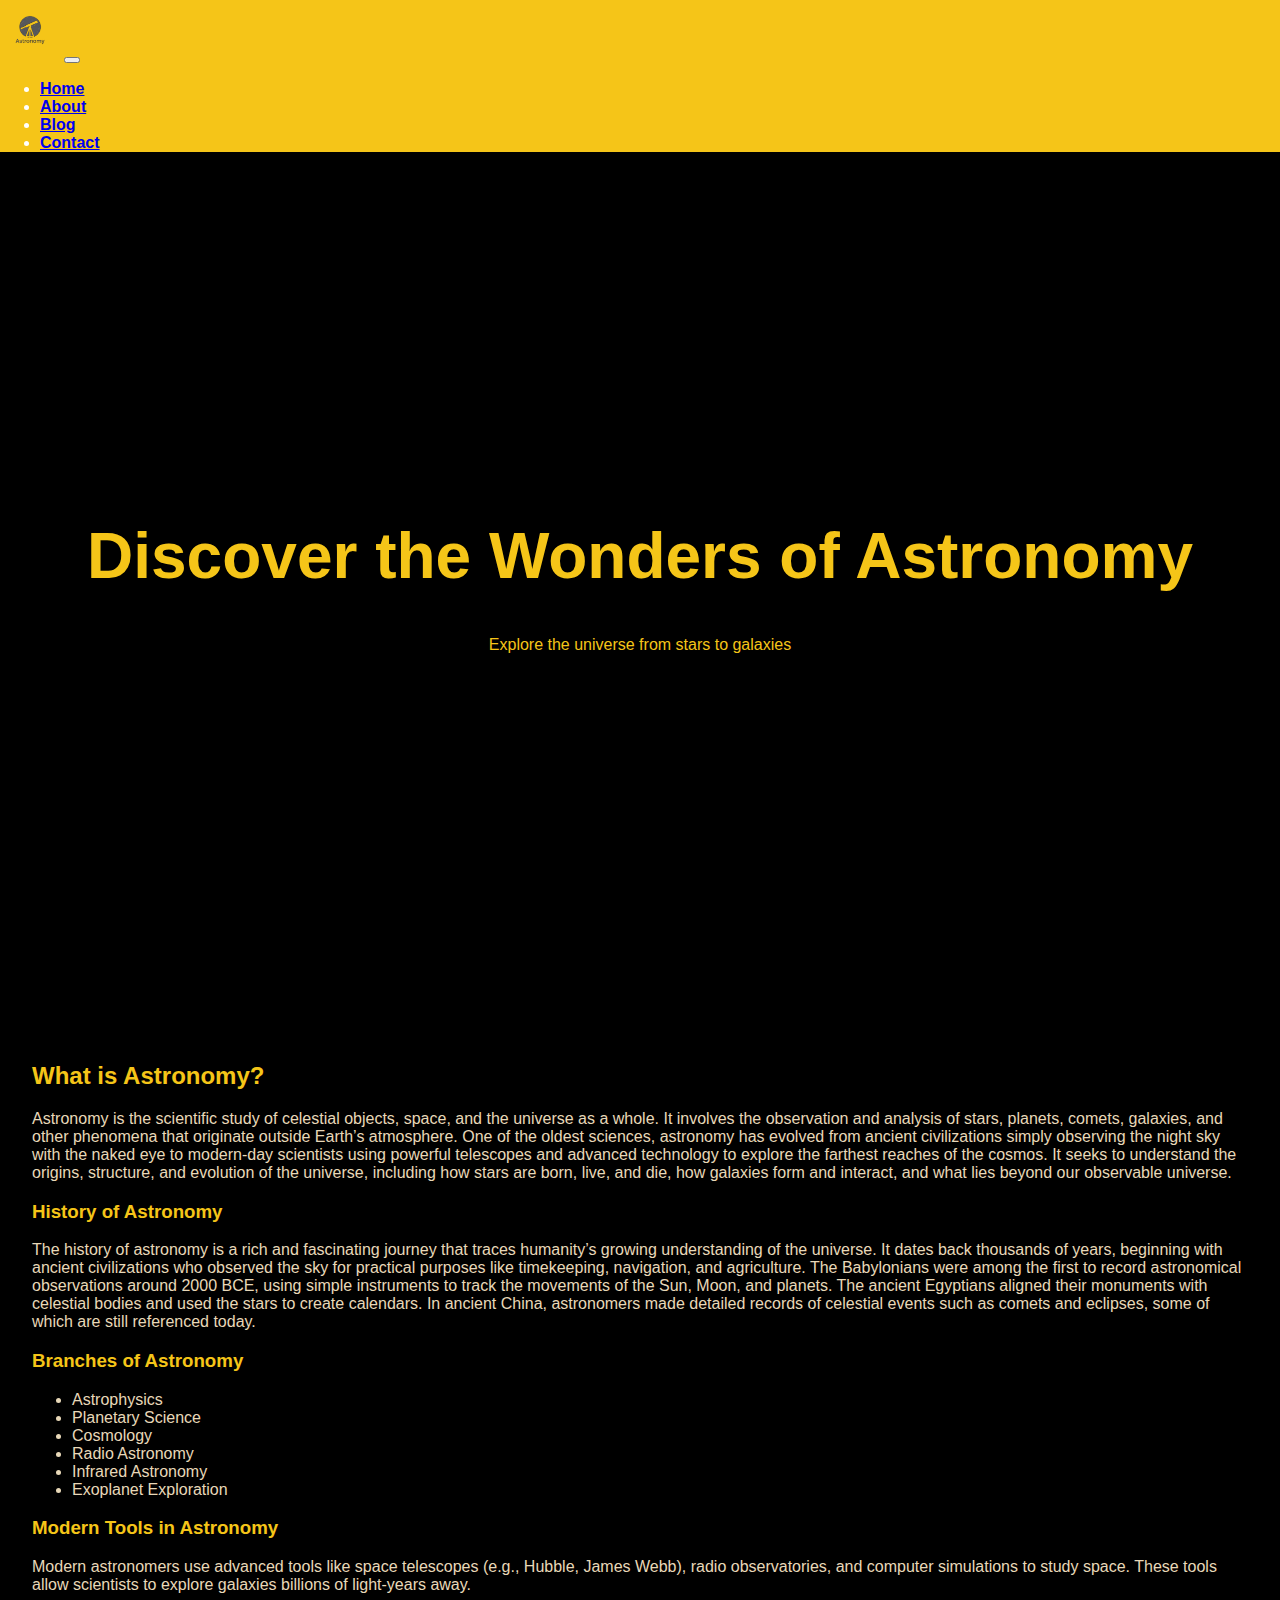
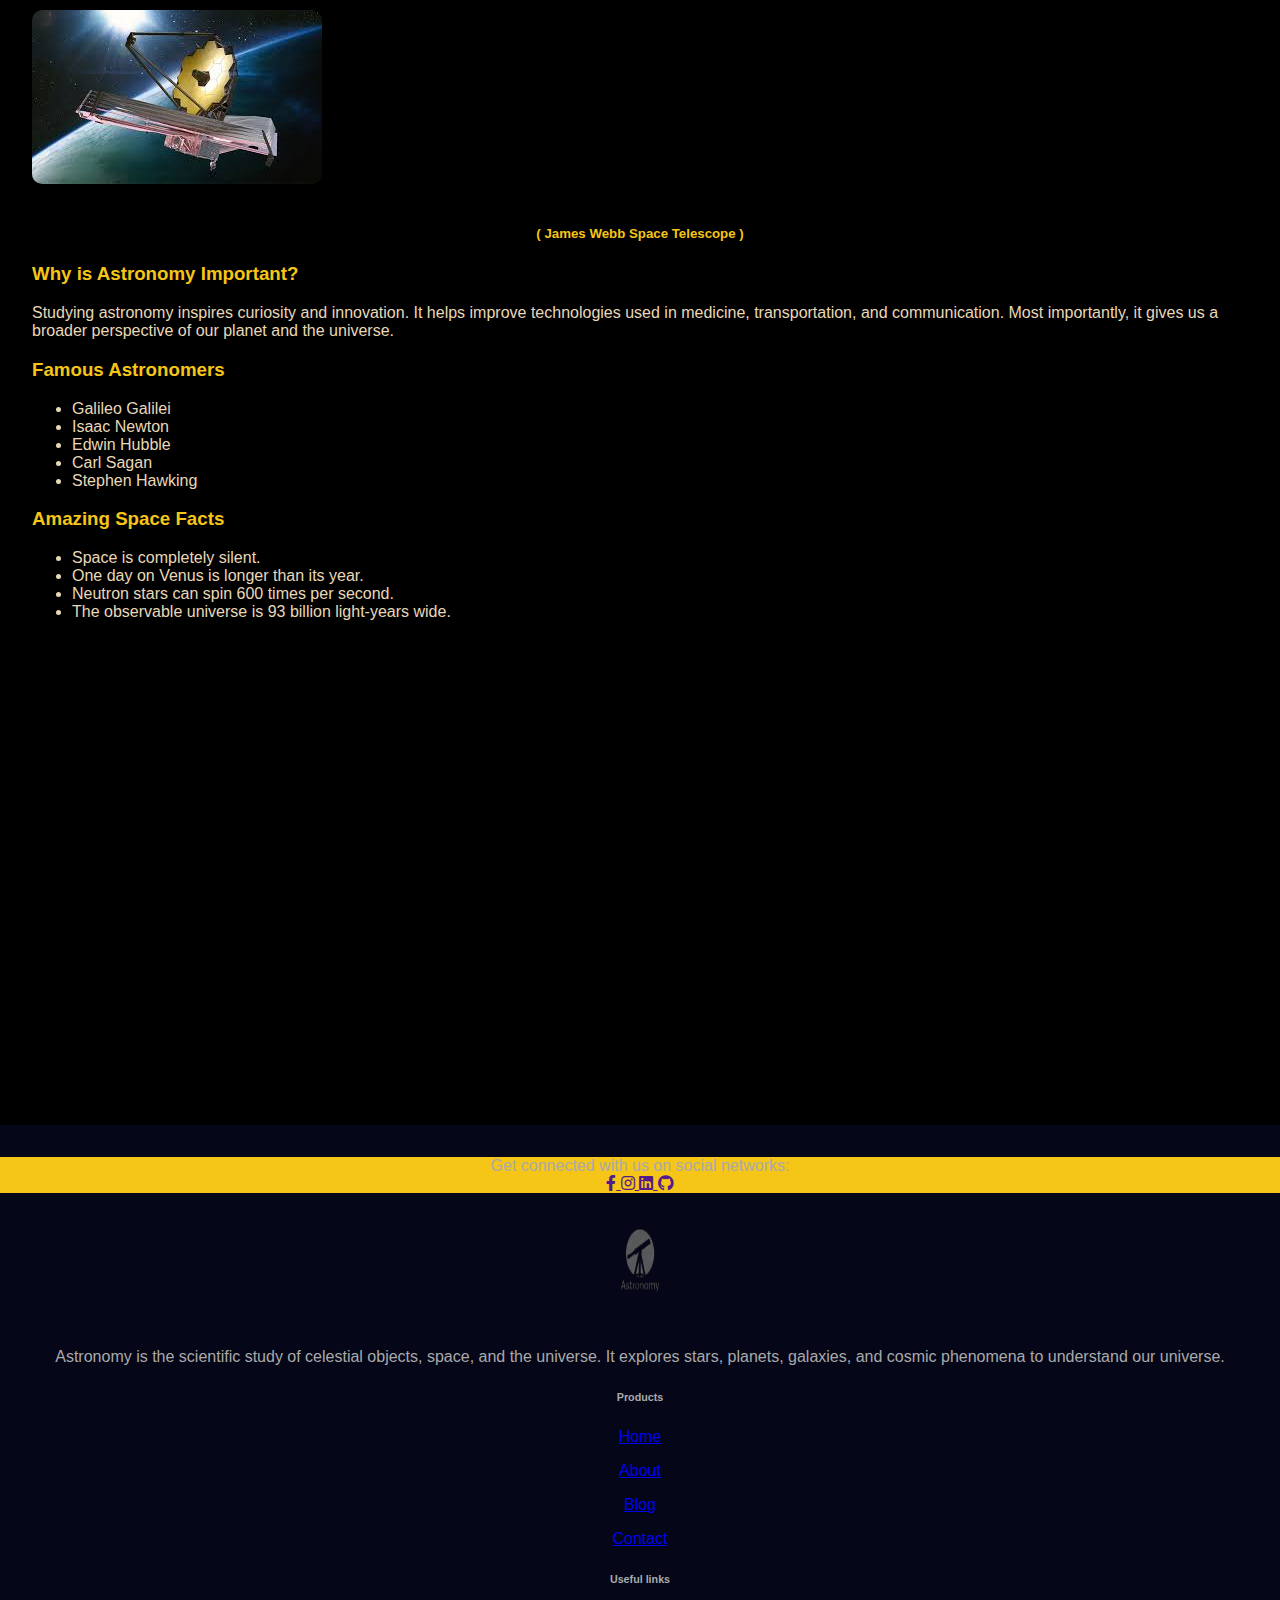
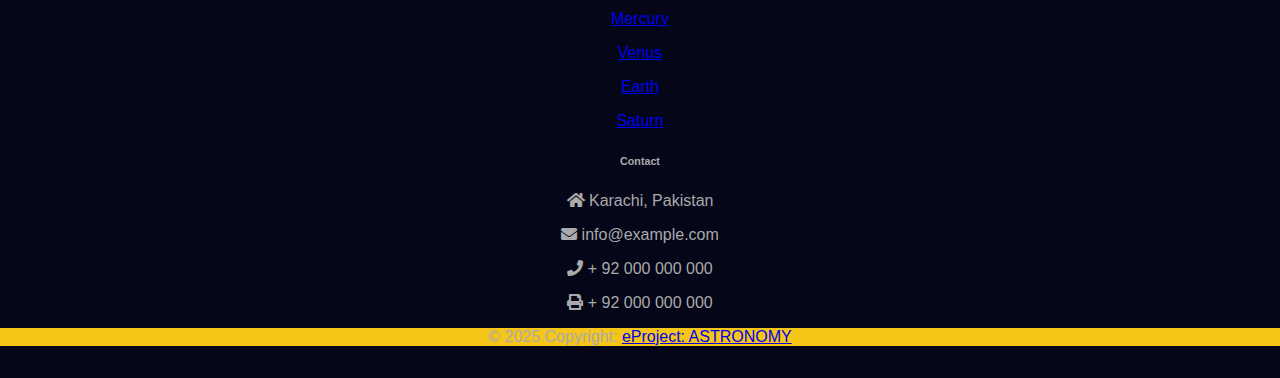
<file: about.html>
<!DOCTYPE html>
<html lang="en">

<head>
    <meta charset="UTF-8">
    <meta name="viewport" content="width=device-width, initial-scale=1.0">
    <title>Astronomy-About</title>
    <!-- ====BOOTSTRAP LINK====== -->
    <link href="https://cdn.jsdelivr.net/npm/bootstrap@5.3.6/dist/css/bootstrap.min.css" rel="stylesheet"
        integrity="sha384-4Q6Gf2aSP4eDXB8Miphtr37CMZZQ5oXLH2yaXMJ2w8e2ZtHTl7GptT4jmndRuHDT" crossorigin="anonymous">
    <!-- ======CUSTOM CSS======= -->
    <link rel="stylesheet" href="./style.css">
    <!-- =====FONTOSOME CND====== -->
    <link rel="stylesheet" href="https://cdnjs.cloudflare.com/ajax/libs/font-awesome/5.15.2/css/all.min.css"/>
</head>

<body>
    <!-- =====NAVBAR START===== -->
    <nav class="navbar navbar-expand-lg navbar-light">
        <div class="container-fluid">
            <a class="navbar-brand" href="./index.html">
                <a href="./index.html"><img src="./assets/banner/astronomyLogo.png" alt="img" style="width: 60px;"></a>
            </a>
            <button class="navbar-toggler" type="button" data-bs-toggle="collapse"
                data-bs-target="#navbarSupportedContent" aria-controls="navbarSupportedContent" aria-expanded="false"
                aria-label="Toggle navigation">
                <span class="navbar-toggler-icon"></span>
            </button>
            <div class="collapse navbar-collapse" id="navbarSupportedContent">
                <ul class="navbar-nav mx-auto mb-2 mb-lg-0">
                    <li class="nav-item">
                        <a class="nav-link" aria-current="page" href="./index.html">Home</a>
                    </li>
                    <li class="nav-item">
                        <a class="nav-link" href="./about.html">About</a>
                    </li>

                    <li class="nav-item">
                        <a class="nav-link" href="./blog.html">Blog</a>
                    </li>
                    
                    <li class="nav-item">
                        <a class="nav-link" href="./contact.html" tabindex="-1" aria-disabled="true">Contact</a>
                    </li>
                </ul>
                <!-- <form class="d-flex">
        <input class="form-control me-2" type="search" placeholder="Search" aria-label="Search">
        <button class="btn btn-outline-success" type="submit">Search</button>
      </form> -->
            </div>
        </div>
    </nav>
    <!-- =====NAVBAR END===== -->
    <!-- =====ABOUT SECTION START===== -->


    <!-- Hero Section -->
    <div class="hero">
        <div>
            <h1>Discover the Wonders of Astronomy</h1>
            <p class="lead" style="color: #f5c518;">Explore the universe from stars to galaxies</p>
        </div>
    </div>

    <!-- Content Section -->
    <section class="section">
        <div class="container">
            <h2 class="text-center mb-4" style="color: #f5c518;">What is Astronomy?</h2>
            <p style="color: #e8d8b8;"> Astronomy is the scientific study of celestial objects, space, and the universe as a whole. It involves
                the
                observation and analysis of stars, planets, comets, galaxies, and other phenomena that originate outside
                Earth’s
                atmosphere. One of the oldest sciences, astronomy has evolved from ancient civilizations simply
                observing the
                night sky with the naked eye to modern-day scientists using powerful telescopes and advanced technology
                to
                explore the farthest reaches of the cosmos. It seeks to understand the origins, structure, and evolution
                of the
                universe, including how stars are born, live, and die, how galaxies form and interact, and what lies
                beyond our
                observable universe.
            </p>

            <h3 class="mt-5" style="color: #f5c518;">History of Astronomy</h3>
            <p style="color: #e8d8b8;">The history of astronomy is a rich and fascinating journey that traces humanity’s growing understanding
                of the
                universe. It dates back thousands of years, beginning with ancient civilizations who observed the sky
                for
                practical purposes like timekeeping, navigation, and agriculture. The Babylonians were among the first
                to record
                astronomical observations around 2000 BCE, using simple instruments to track the movements of the Sun,
                Moon, and
                planets. The ancient Egyptians aligned their monuments with celestial bodies and used the stars to
                create
                calendars. In ancient China, astronomers made detailed records of celestial events such as comets and
                eclipses,
                some of which are still referenced today.</p>

            <h3 class="mt-5" style="color: #f5c518;">Branches of Astronomy</h3>
            <ul style="color: #e8d8b8;">
                <li>Astrophysics</li>
                <li>Planetary Science</li>
                <li>Cosmology</li>
                <li>Radio Astronomy</li>
                <li>Infrared Astronomy</li>
                <li>Exoplanet Exploration</li>
            </ul>

            <h3 class="mt-5" style="color: #f5c518;">Modern Tools in Astronomy</h3>
            <p style="color: #e8d8b8;">Modern astronomers use advanced tools like space telescopes (e.g., Hubble, James Webb), radio
                observatories,
                and computer simulations to study space. These tools allow scientists to explore galaxies billions of
                light-years away.</p>
            <img src="./assets/banner/MT.jpg" class="img-fluid mx-auto d-block" alt="James Webb Telescope">

            <center>
                <h5 style="color: #f5c518;">( James Webb Space Telescope )</h5>
            </center>

            <h3 class="mt-5" style="color: #f5c518;">Why is Astronomy Important?</h3>
            <p style="color: #e8d8b8;">Studying astronomy inspires curiosity and innovation. It helps improve technologies used in medicine,
                transportation, and communication. Most importantly, it gives us a broader perspective of our planet and
                the
                universe.</p>

            <h3 class="mt-5" style="color: #f5c518;">Famous Astronomers</h3>
            <ul style="color: #e8d8b8;">
                <li>Galileo Galilei</li>
                <li>Isaac Newton</li>
                <li>Edwin Hubble</li>
                <li>Carl Sagan</li>
                <li>Stephen Hawking</li>
            </ul>

            <h3 class="mt-5" style="color: #f5c518;">Amazing Space Facts</h3>
            <ul style="color: #e8d8b8;">
                <li>Space is completely silent.</li>
                <li>One day on Venus is longer than its year.</li>
                <li>Neutron stars can spin 600 times per second.</li>
                <li>The observable universe is 93 billion light-years wide.</li>
            </ul>
        </div>
    </section>
    <!-- =====ABOUT SECTION END===== -->

    <!-- ======MAP START====== -->
    <iframe
        src="https://www.google.com/maps/embed?pb=!1m16!1m12!1m3!1d57885.806695656465!2d67.11160669485486!3d24.936739392646253!2m3!1f0!2f0!3f0!3m2!1i1024!2i768!4f13.1!2m1!1saptech%20learning%20gulshan%202!5e0!3m2!1sen!2s!4v1747241611601!5m2!1sen!2s"
        width="100%" height="400" style="border:0; margin-top: 20px;" allowfullscreen="" loading="lazy"
        referrerpolicy="no-referrer-when-downgrade"></iframe>
    <!-- ======MAP END====== -->
    <!-- ======FOOTER START====== -->
    <!-- Footer -->
    <footer class="text-center text-lg-start bg-body-tertiary text-muted">
        <!-- Section: Social media -->
        <section class="d-flex justify-content-center justify-content-lg-between p-4 border-bottom"
            style="background-color: #f5c518;">
            <!-- Left -->
            <div class="me-5 d-none d-lg-block">
                <span>Get connected with us on social networks:</span>
            </div>
            <!-- Left -->

            <!-- Right -->
            <div class="social-media">
                <a href="" class="me-4 text-reset">
                    <i class="fab fa-facebook-f"></i>
                </a>
                <a href="" class="me-4 text-reset">
                    <i class="fab fa-instagram"></i>
                </a>
                <a href="" class="me-4 text-reset">
                    <i class="fab fa-linkedin"></i>
                </a>
                <a href="" class="me-4 text-reset">
                    <i class="fab fa-github"></i>
                </a>
            </div>
            <!-- Right -->
        </section>
        <!-- Section: Social media -->

        <!-- Section: Links  -->
        <section class="">
            <div class="container text-center text-md-start mt-5">
                <!-- Grid row -->
                <div class="row mt-3">
                    <!-- Grid column -->
                    <div class="col-md-3 col-lg-4 col-xl-3 mx-auto mb-4">
                        <!-- Content -->
                        <!-- <h6 class="text-uppercase fw-bold mb-4">
                        <i class="fas fa-gem me-3"></i>Company name
                        </h6> -->
                        <a href="./index.html"><img src="./assets/banner/astronomyLogo.png" alt="img"
                                style="width: 80px; height: 15vh;"></a>
                        <p>
                            Astronomy is the scientific study of celestial objects, space, and the universe. It explores
                            stars, planets, galaxies, and cosmic phenomena to understand our universe.
                        </p>
                    </div>
                    <!-- Grid column -->

                    <!-- Grid column -->
                    <div class="col-md-2 col-lg-2 col-xl-2 mx-auto mb-4">
                        <!-- Links -->
                        <h6 class="text-uppercase fw-bold mb-4">
                            Products
                        </h6>
                        <p>
                            <a href="./index.html" class="text-reset">Home</a>
                        </p>
                        <p>
                            <a href="./about.html" class="text-reset">About</a>
                        </p>
                        <p>
                            <a href="./blog.html" class="text-reset">Blog</a>
                        </p>
                        <p>
                            <a href="./contact.html" class="text-reset">Contact</a>
                        </p>
                    </div>
                    <!-- Grid column -->

                    <!-- Grid column -->
                    <div class="col-md-3 col-lg-2 col-xl-2 mx-auto mb-4">
                        <!-- Links -->
                        <h6 class="text-uppercase fw-bold mb-4">
                            Useful links
                        </h6>
                        <p>
                            <a href="./mercury.html" class="text-reset">Mercury</a>
                        </p>
                        <p>
                            <a href="./venus.html" class="text-reset">Venus</a>
                        </p>
                        <p>
                            <a href="./earth.html" class="text-reset">Earth</a>
                        </p>
                        <p>
                            <a href="./saturn.html" class="text-reset">Saturn</a>
                        </p>
                    </div>
                    <!-- Grid column -->

                    <!-- Grid column -->
                    <div class="col-md-4 col-lg-3 col-xl-3 mx-auto mb-md-0 mb-4">
                        <!-- Links -->
                        <h6 class="text-uppercase fw-bold mb-4">Contact</h6>
                        <p><i class="fas fa-home me-3"></i> Karachi, Pakistan</p>
                        <p>
                            <i class="fas fa-envelope me-3"></i>
                            info@example.com
                        </p>
                        <p><i class="fas fa-phone me-3"></i> + 92 000 000 000</p>
                        <p><i class="fas fa-print me-3"></i> + 92 000 000 000</p>
                    </div>
                    <!-- Grid column -->
                </div>
                <!-- Grid row -->
            </div>
        </section>
        <!-- Section: Links  -->

        <!-- Copyright -->
        <div class="text-center p-4" style="background-color: #f5c518;">
            © 2025 Copyright:
            <a class="text-reset fw-bold" href="https://mdbootstrap.com/">eProject: ASTRONOMY</a>
        </div>
        <!-- Copyright -->
    </footer>
    <!-- Footer -->
    <!-- ======FOOTER END====== -->
</body>
<script src="https://cdn.jsdelivr.net/npm/bootstrap@5.3.6/dist/js/bootstrap.bundle.min.js"
    integrity="sha384-j1CDi7MgGQ12Z7Qab0qlWQ/Qqz24Gc6BM0thvEMVjHnfYGF0rmFCozFSxQBxwHKO"
    crossorigin="anonymous"></script>
<!-- ======JS===== -->
<script src="./script.js"></script>

</html>
</file>
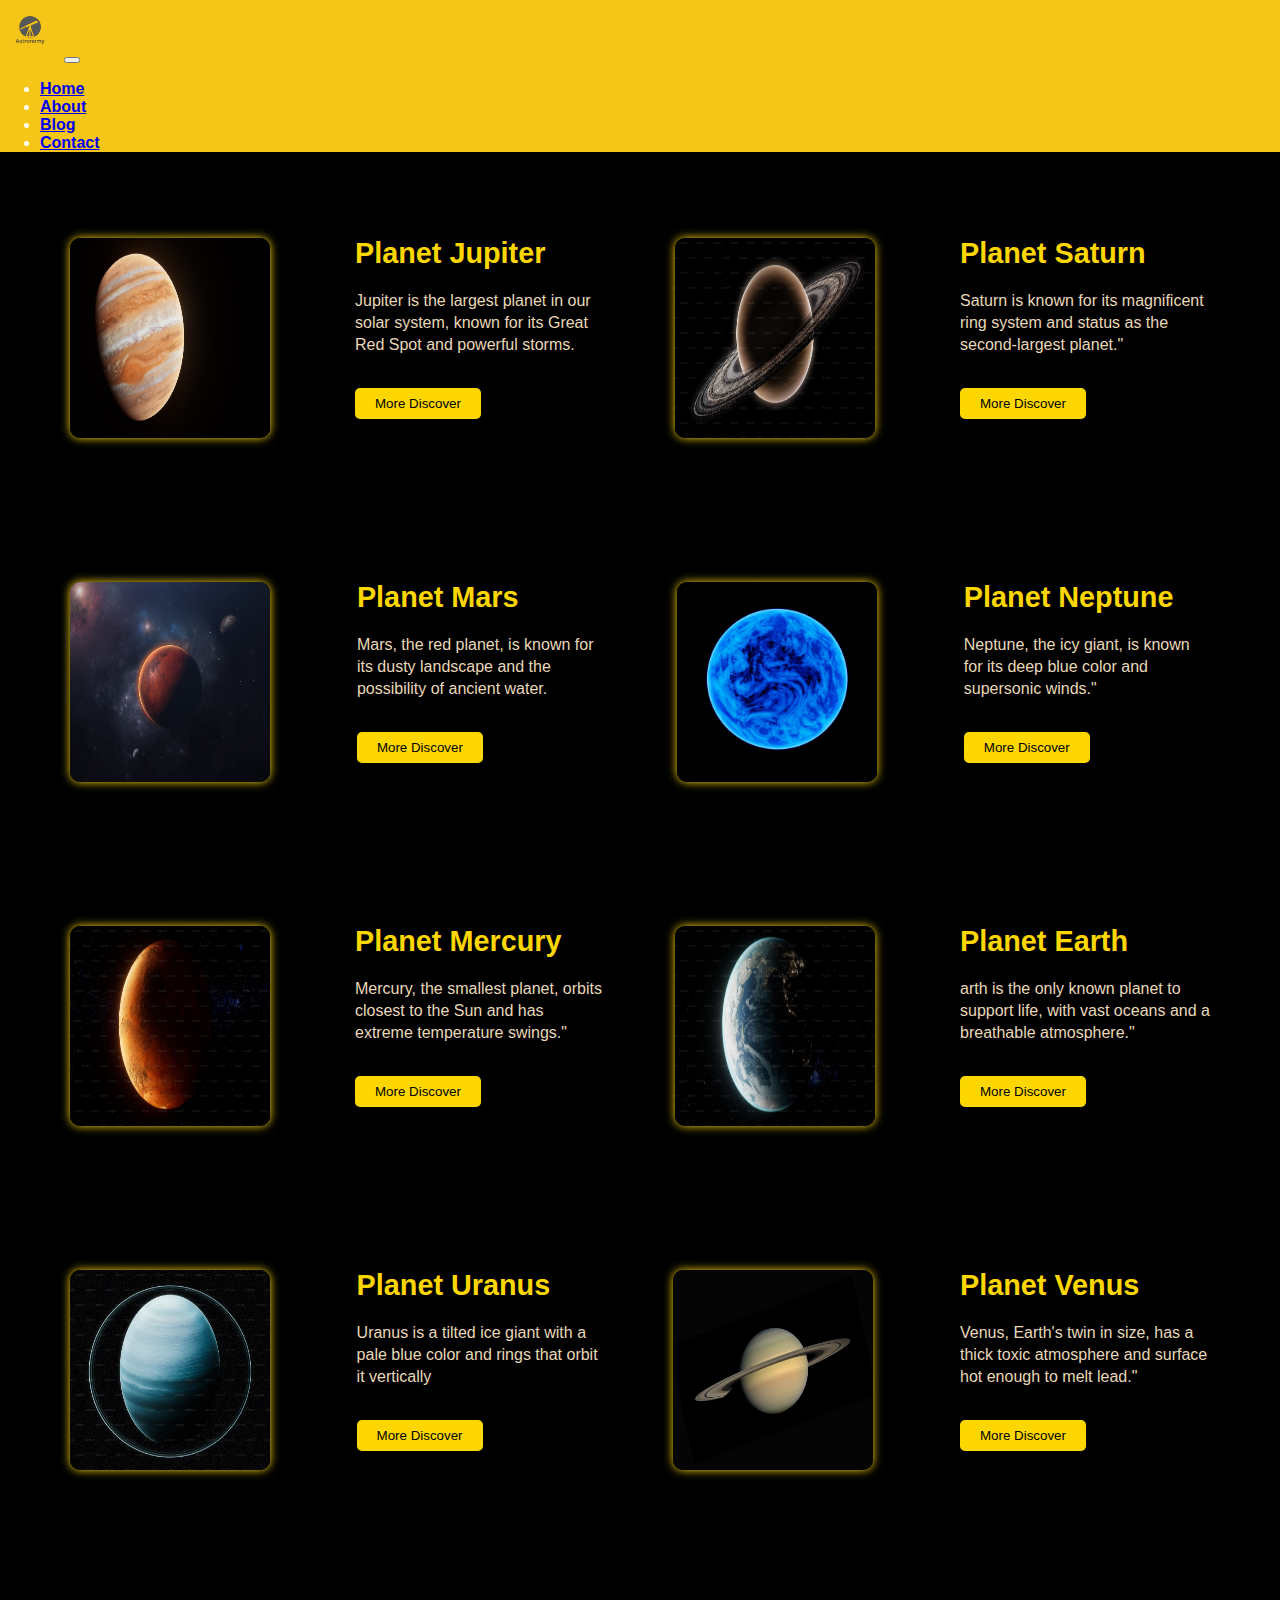
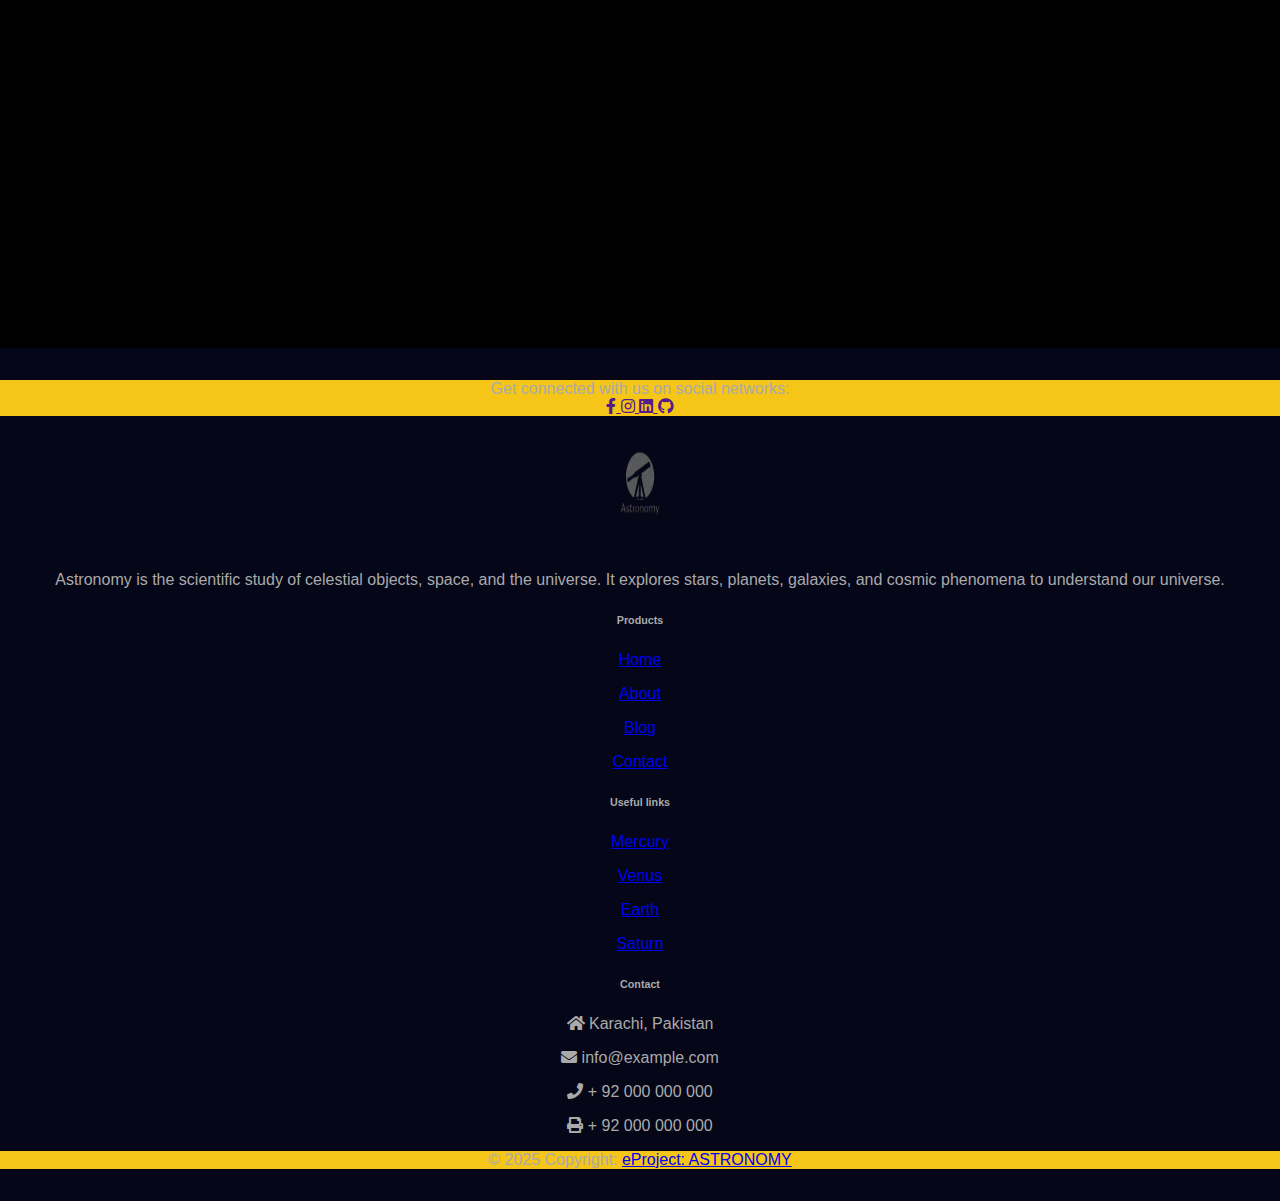
<file: blog.html>
<!DOCTYPE html>
<html lang="en">

<head>
    <meta charset="UTF-8">
    <title>Astronomy-Blog</title>
    <!-- <link rel="stylesheet" href="./style.css"> -->
    <link rel="stylesheet" href="./style.css">
    <!-- =====FONTOSOME CND====== -->
    <link rel="stylesheet" href="https://cdnjs.cloudflare.com/ajax/libs/font-awesome/5.15.2/css/all.min.css"/>

    <!-- ====BOOTSTRAP LINK====== -->
    <link href="https://cdn.jsdelivr.net/npm/bootstrap@5.3.6/dist/css/bootstrap.min.css" rel="stylesheet"
        integrity="sha384-4Q6Gf2aSP4eDXB8Miphtr37CMZZQ5oXLH2yaXMJ2w8e2ZtHTl7GptT4jmndRuHDT" crossorigin="anonymous">

</head>

<body>

    <!-- =====NAVBAR START===== -->
    <nav class="navbar navbar-expand-lg navbar-light ">
        <div class="container-fluid">
            <a class="navbar-brand" href="./index.html">
                <a href="./index.html"><img src="./assets/banner/astronomyLogo.png" alt="img" style="width: 60px;"></a>
                <!-- <h1 style="font-size: 20px; font-weight: bold;>ASTRONOMY</h1> -->
            </a>
            <button class="navbar-toggler" type="button" data-bs-toggle="collapse"
                data-bs-target="#navbarSupportedContent" aria-controls="navbarSupportedContent" aria-expanded="false"
                aria-label="Toggle navigation">
                <span class="navbar-toggler-icon"></span>
            </button>
            <div class="collapse navbar-collapse" id="navbarSupportedContent">
                <ul class="navbar-nav mx-auto mb-2 mb-lg-0">
                    <li class="nav-item">
                        <a class="nav-link " aria-current="page" href="./index.html">Home</a>
                    </li>
                    <li class="nav-item">
                        <a class="nav-link" href="./about.html">About</a>
                    </li>

                    <li class="nav-item">
                        <a class="nav-link" href="./blog.html">Blog</a>
                    </li>

                    <li class="nav-item">
                        <a class="nav-link" href="./contact.html" tabindex="-1" aria-disabled="true">Contact</a>
                    </li>
                </ul>
                <!-- <form class="d-flex">
                <input class="form-control me-2" type="search" placeholder="Search" aria-label="Search">
                <button class="btn btn-outline-success" type="submit">Search</button>
                 </form> -->
            </div>
        </div>
    </nav>
    <!-- =====NAVBAR END===== -->

    <section class="planet-row">
        <!-- First Block: Planet Jupiter -->
        <div class="planet-section">

            <div class="image">
                <img src="./assets/blogImage/jupiter.avif" alt="Planet Jupiter">
            </div>
        </div>

        <div class="content">
            <h1>Planet Jupiter</h1>
            <p>Jupiter is the largest planet in our solar system, known for its Great Red Spot and powerful storms.</p>
            <a href="./Jupiter.html" target="_blank"><button class="discover-btn">More Discover</button></a>
        </div>

        <!-- Second Block: Planet Saturn -->
        <div class="planet-section">

            <div class="image">
                <img src="./assets/blogImage/saturn.avif" alt="Planet Saturn">
            </div>
        </div>


        <div class="content">
            <h1>Planet Saturn</h1>
            <p>
                Saturn is known for its magnificent ring system and status as the second-largest planet."</p>
            <a href="/saturn.html" target="_blank"><button class="discover-btn">More Discover</button></a>
        </div>

    </section>



    <section class="planet-row">
        <!-- First Block: Planet Jupiter -->
        <div class="planet-section">

            <div class="image">
                <img src="./assets/blogImage/mars.avif" alt="Planet Jupiter">
            </div>
        </div>

        <div class="content">
            <h1>Planet Mars</h1>
            <p>Mars, the red planet, is known for its dusty landscape and the possibility of ancient water.</p>
            <a href="./mars.html" target="_blank"><button class="discover-btn">More Discover</button></a>
        </div>

        <!-- Second Block: Planet Saturn -->
        <div class="planet-section">

            <div class="image">
                <img src="./assets/blogImage/neptune.avif" alt="Planet Saturn">
            </div>
        </div>


        <div class="content">
            <h1>Planet Neptune</h1>
            <p>Neptune, the icy giant, is known for its deep blue color and supersonic winds."
            </p>
            <a href="./neptune.html" target="_blank"><button class="discover-btn">More Discover</button></a>
        </div>

    </section>




    <section class="planet-row">
        <!-- First Block: Planet Jupiter -->
        <div class="planet-section">

            <div class="image">
                <img src="./assets/blogImage/mercury.avif" alt="Planet Jupiter">
            </div>
        </div>

        <div class="content">
            <h1>Planet Mercury</h1>
            <p>Mercury, the smallest planet, orbits closest to the Sun and has extreme temperature swings."</p>
            <a href="./mercury.html" target="_blank"><button class="discover-btn">More Discover</button></a>
        </div>

        <!-- Second Block: Planet Saturn -->
        <div class="planet-section">

            <div class="image">
                <img src="./assets/blogImage/earth.avif" alt="Planet Saturn">
            </div>
        </div>


        <div class="content">
            <h1>Planet Earth</h1>
            <p> arth is the only known planet to support life, with vast oceans and a breathable atmosphere."
            </p>
            <a href="./earth.html" target="_blank"><button class="discover-btn">More Discover</button></a>
        </div>

    </section>


    <section class="planet-row">
        <!-- First Block: Planet Jupiter -->
        <div class="planet-section">

            <div class="image">
                <img src="./assets/blogImage/uranus.avif" alt="Planet Jupiter">
            </div>
        </div>

        <div class="content">
            <h1>Planet Uranus</h1>
            <p>Uranus is a tilted ice giant with a pale blue color and rings that orbit it vertically</p>
            <a href="./uranus.html" target="_blank"><button class="discover-btn">More Discover</button></a>
        </div>

        <!-- Second Block: Planet Saturn -->
        <div class="planet-section">

            <div class="image">
                <img src="./assets/blogImage/venus.avif" alt="Planet Saturn">
            </div>
        </div>


        <div class="content">
            <h1>Planet Venus</h1>
            <p>Venus, Earth's twin in size, has a thick toxic atmosphere and surface hot enough to melt lead."
            </p>
            <a href="venus.html" target="_blank"><button class="discover-btn">More Discover</button></a>
        </div>

    </section>

    <!-- ======MAP START====== -->
    <iframe
        src="https://www.google.com/maps/embed?pb=!1m16!1m12!1m3!1d57885.806695656465!2d67.11160669485486!3d24.936739392646253!2m3!1f0!2f0!3f0!3m2!1i1024!2i768!4f13.1!2m1!1saptech%20learning%20gulshan%202!5e0!3m2!1sen!2s!4v1747241611601!5m2!1sen!2s"
        width="100%" height="400" style="border:0;" allowfullscreen="" loading="lazy"
        referrerpolicy="no-referrer-when-downgrade"></iframe>
    <!-- ======MAP END====== -->
    <!-- ======FOOTER START====== -->
   <!-- Footer -->
    <footer class="text-center text-lg-start bg-body-tertiary text-muted">
        <!-- Section: Social media -->
        <section class="d-flex justify-content-center justify-content-lg-between p-4 border-bottom"
            style="background-color: #f5c518;">
            <!-- Left -->
            <div class="me-5 d-none d-lg-block">
                <span>Get connected with us on social networks:</span>
            </div>
            <!-- Left -->

            <!-- Right -->
            <div class="social-media">
                <a href="" class="me-4 text-reset">
                    <i class="fab fa-facebook-f"></i>
                </a>
                <a href="" class="me-4 text-reset">
                    <i class="fab fa-instagram"></i>
                </a>
                <a href="" class="me-4 text-reset">
                    <i class="fab fa-linkedin"></i>
                </a>
                <a href="" class="me-4 text-reset">
                    <i class="fab fa-github"></i>
                </a>
            </div>
            <!-- Right -->
        </section>
        <!-- Section: Social media -->

        <!-- Section: Links  -->
        <section class="">
            <div class="container text-center text-md-start mt-5">
                <!-- Grid row -->
                <div class="row mt-3">
                    <!-- Grid column -->
                    <div class="col-md-3 col-lg-4 col-xl-3 mx-auto mb-4">
                        <!-- Content -->
                        <!-- <h6 class="text-uppercase fw-bold mb-4">
                        <i class="fas fa-gem me-3"></i>Company name
                        </h6> -->
                        <a href="./index.html"><img src="./assets/banner/astronomyLogo.png" alt="img"
                                style="width: 80px; height: 15vh;"></a>
                        <p>
                            Astronomy is the scientific study of celestial objects, space, and the universe. It explores
                            stars, planets, galaxies, and cosmic phenomena to understand our universe.
                        </p>
                    </div>
                    <!-- Grid column -->

                    <!-- Grid column -->
                    <div class="col-md-2 col-lg-2 col-xl-2 mx-auto mb-4">
                        <!-- Links -->
                        <h6 class="text-uppercase fw-bold mb-4">
                            Products
                        </h6>
                        <p>
                            <a href="./index.html" class="text-reset">Home</a>
                        </p>
                        <p>
                            <a href="./about.html" class="text-reset">About</a>
                        </p>
                        <p>
                            <a href="./blog.html" class="text-reset">Blog</a>
                        </p>
                        <p>
                            <a href="./contact.html" class="text-reset">Contact</a>
                        </p>
                    </div>
                    <!-- Grid column -->

                    <!-- Grid column -->
                    <div class="col-md-3 col-lg-2 col-xl-2 mx-auto mb-4">
                        <!-- Links -->
                        <h6 class="text-uppercase fw-bold mb-4">
                            Useful links
                        </h6>
                        <p>
                            <a href="./mercury.html" class="text-reset">Mercury</a>
                        </p>
                        <p>
                            <a href="./venus.html" class="text-reset">Venus</a>
                        </p>
                        <p>
                            <a href="./earth.html" class="text-reset">Earth</a>
                        </p>
                        <p>
                            <a href="./saturn.html" class="text-reset">Saturn</a>
                        </p>
                    </div>
                    <!-- Grid column -->

                    <!-- Grid column -->
                    <div class="col-md-4 col-lg-3 col-xl-3 mx-auto mb-md-0 mb-4">
                        <!-- Links -->
                        <h6 class="text-uppercase fw-bold mb-4">Contact</h6>
                        <p><i class="fas fa-home me-3"></i> Karachi, Pakistan</p>
                        <p>
                            <i class="fas fa-envelope me-3"></i>
                            info@example.com
                        </p>
                        <p><i class="fas fa-phone me-3"></i> + 92 000 000 000</p>
                        <p><i class="fas fa-print me-3"></i> + 92 000 000 000</p>
                    </div>
                    <!-- Grid column -->
                </div>
                <!-- Grid row -->
            </div>
        </section>
        <!-- Section: Links  -->

        <!-- Copyright -->
        <div class="text-center p-4" style="background-color: #f5c518;">
            © 2025 Copyright:
            <a class="text-reset fw-bold" href="https://mdbootstrap.com/">eProject: ASTRONOMY</a>
        </div>
        <!-- Copyright -->
    </footer>
    <!-- Footer -->
    <!-- ======FOOTER END====== -->

</body>

<script src="https://cdn.jsdelivr.net/npm/bootstrap@5.3.6/dist/js/bootstrap.bundle.min.js"
    integrity="sha384-j1CDi7MgGQ12Z7Qab0qlWQ/Qqz24Gc6BM0thvEMVjHnfYGF0rmFCozFSxQBxwHKO"
    crossorigin="anonymous"></script>

</html>
</file>
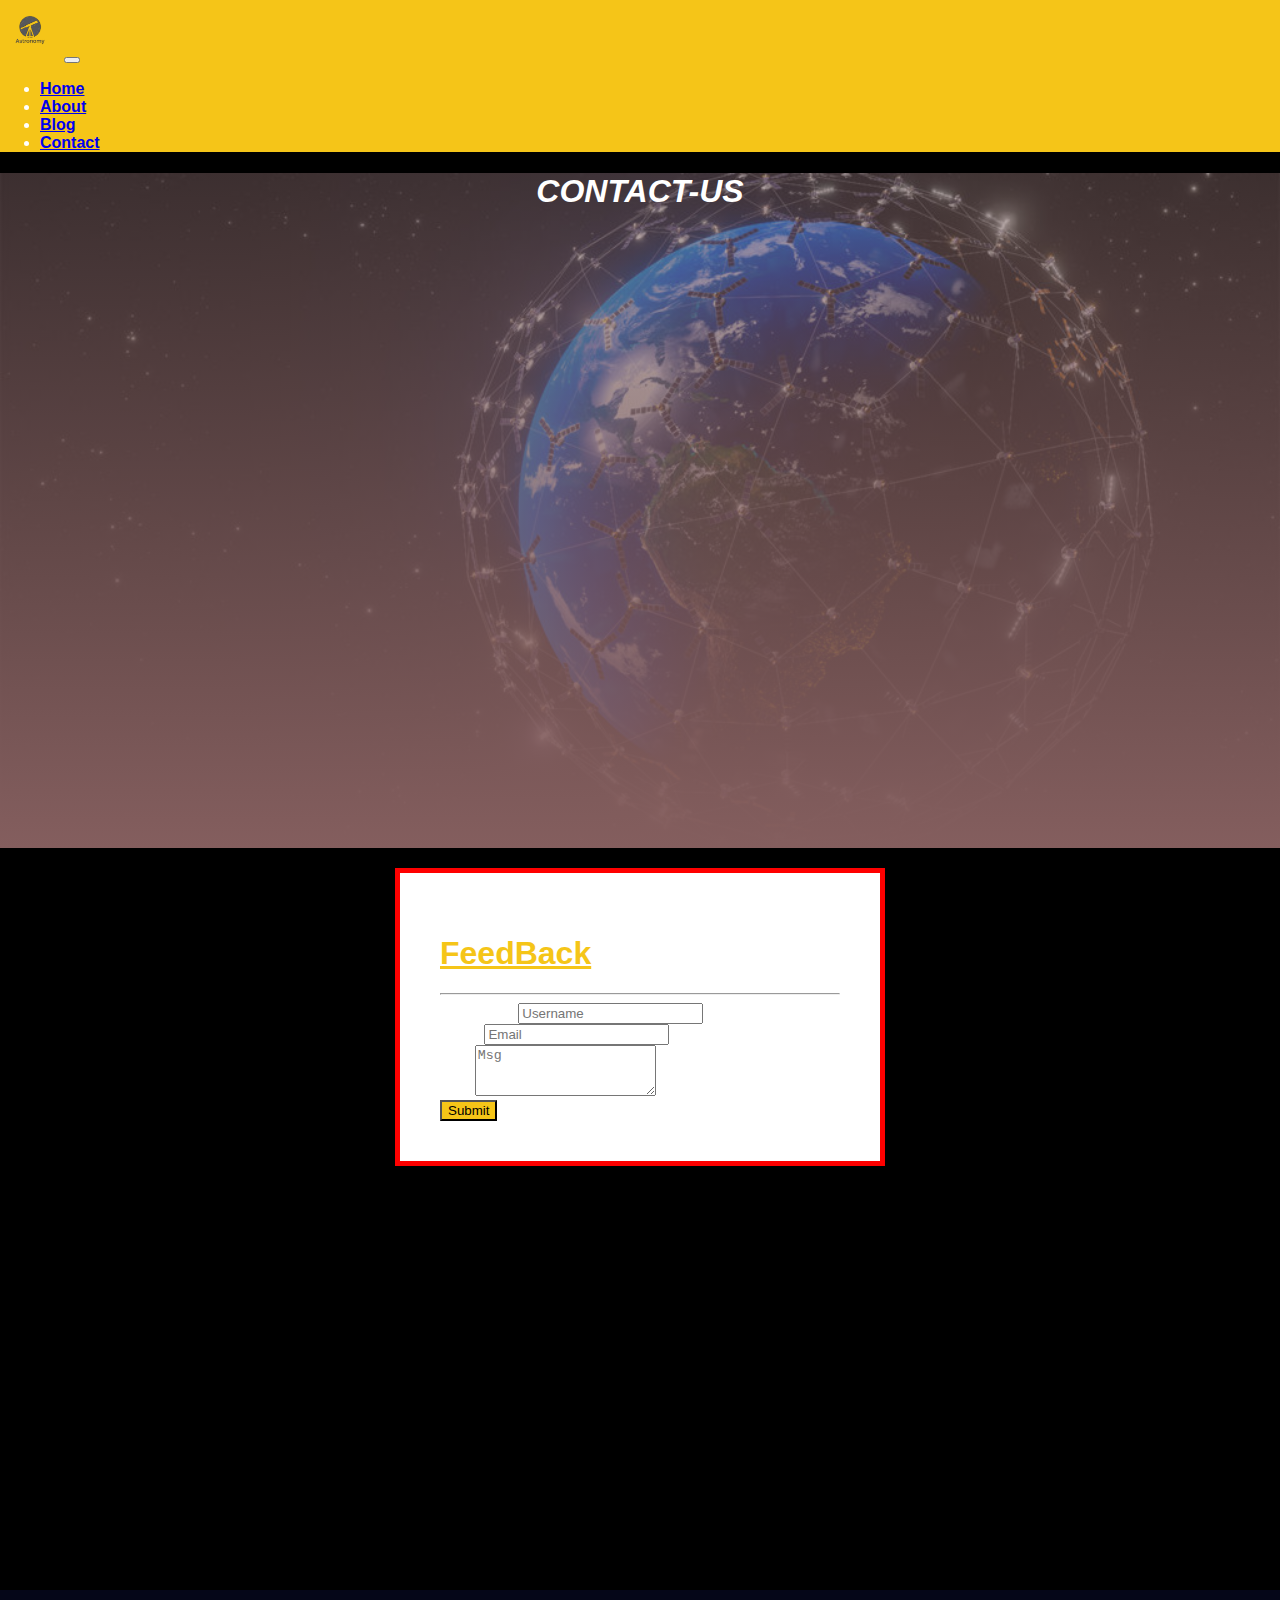
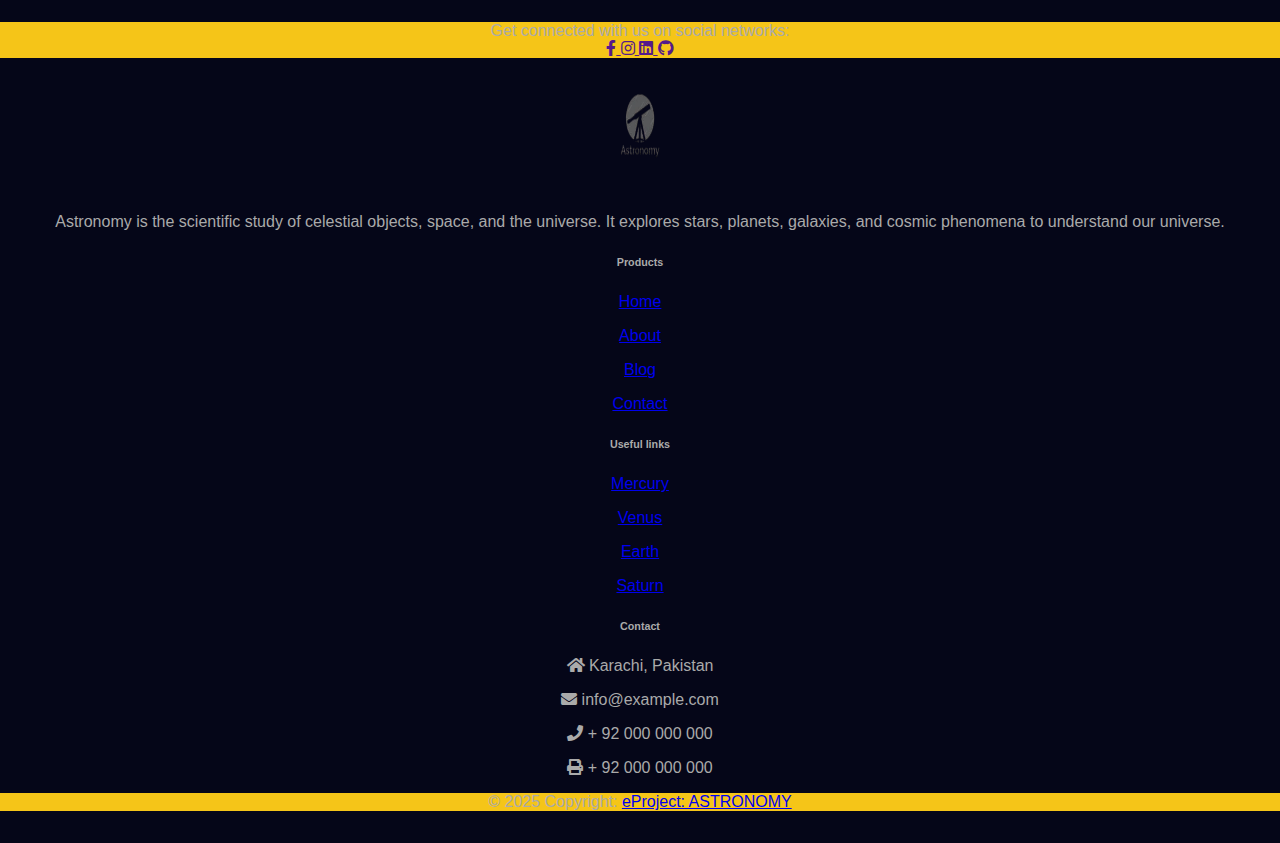
<file: contact.html>
<!DOCTYPE html>
<html lang="en">
<head>
    <meta charset="UTF-8">
    <meta name="viewport" content="width=device-width, initial-scale=1.0">
    <title>Astronomy-Contact</title>
    <!-- ====BOOTSTRAP LINK====== -->
    <link href="https://cdn.jsdelivr.net/npm/bootstrap@5.3.6/dist/css/bootstrap.min.css" rel="stylesheet"
        integrity="sha384-4Q6Gf2aSP4eDXB8Miphtr37CMZZQ5oXLH2yaXMJ2w8e2ZtHTl7GptT4jmndRuHDT" crossorigin="anonymous">
    <!-- ======CUSTOM CSS======= -->
    <link rel="stylesheet" href="./style.css">
    <!-- =====FONTOSOME CND====== -->
    <link rel="stylesheet" href="https://cdnjs.cloudflare.com/ajax/libs/font-awesome/5.15.2/css/all.min.css"/>
</head>
<body>
    <!-- =====NAVBAR START===== -->
    <nav class="navbar navbar-expand-lg navbar-light">
        <div class="container-fluid">
            <a class="navbar-brand" href="./index.html">
               <a href="./index.html"><img src="./assets/banner/astronomyLogo.png" alt="img" style="width: 60px;"></a>
            </a>
            <button class="navbar-toggler" type="button" data-bs-toggle="collapse"
                data-bs-target="#navbarSupportedContent" aria-controls="navbarSupportedContent" aria-expanded="false"
                aria-label="Toggle navigation">
                <span class="navbar-toggler-icon"></span>
            </button>
            <div class="collapse navbar-collapse" id="navbarSupportedContent">
                <ul class="navbar-nav mx-auto mb-2 mb-lg-0">
                    <li class="nav-item">
                        <a class="nav-link" aria-current="page" href="./index.html">Home</a>
                    </li>
                    <li class="nav-item">
                        <a class="nav-link" href="./about.html">About</a>
                    </li>
                    
                    <li class="nav-item">
                        <a class="nav-link" href="./blog.html">Blog</a>
                    </li>
                    
                    <li class="nav-item">
                        <a class="nav-link" href="./contact.html" tabindex="-1" aria-disabled="true">Contact</a>
                    </li>
                </ul>
                <!-- <form class="d-flex">
        <input class="form-control me-2" type="search" placeholder="Search" aria-label="Search">
        <button class="btn btn-outline-success" type="submit">Search</button>
      </form> -->
            </div>
        </div>
    </nav>
    <!-- =====NAVBAR END===== -->
    <!-- =====BANNER START===== -->
    <div id="carouselExampleCaptions" class="carousel slide" data-bs-ride="carousel">
        <div class="carousel-inner">
            <div class="carousel-item active">
                <!-- <img src="./assets/banner/contactBanner.jpg" class="d-block w-100" alt="bg1"> -->
                <h1 class="heading text-white"><i>CONTACT-US</i></h1>
            </div>
        </div>
    </div>
    <!-- =====BANNER END===== -->
    <!-- =====FORM START===== -->
    <div class="form  bg-dark p-3">
        <div class="contents">
            <h1 class="text-center" style=" color: #f5c518;"><u>FeedBack</u></h1>
            <hr>
            <form onsubmit="run(), event.preventDefault()">
                <div class="mb-3">
                    <label for="exampleFormControlInput1" class="form-label">Username</label>
                    <input type="text" class="form-control" id="username" placeholder="Username">
                    <div class="text-danger" id="userValid"></div>
                </div>
                <div class="mb-3">
                    <label for="exampleFormControlInput1" class="form-label">Email</label>
                    <input type="email" class="form-control" id="email" placeholder="Email">
                    <div class="text-danger" id="emailValid"></div>
                </div>
                <div class="mb-3">
                    <label for="exampleFormControlTextarea1" class="form-label">Msg</label>
                    <textarea class="form-control" id="msg" rows="3" placeholder="Msg"></textarea>
                    <div class="text-danger" id="msgValid"></div>
                </div>
                <button class="btn  w-100" style="background-color: #f5c518;">Submit</button>
            </form>
        </div>
    </div>
    <!-- =====FORM END===== -->
     <!-- ======MAP START====== -->
    <iframe
        src="https://www.google.com/maps/embed?pb=!1m16!1m12!1m3!1d57885.806695656465!2d67.11160669485486!3d24.936739392646253!2m3!1f0!2f0!3f0!3m2!1i1024!2i768!4f13.1!2m1!1saptech%20learning%20gulshan%202!5e0!3m2!1sen!2s!4v1747241611601!5m2!1sen!2s"
        width="100%" height="400" style="border:0; margin-top: 20px;" allowfullscreen="" loading="lazy"
        referrerpolicy="no-referrer-when-downgrade"></iframe>
    <!-- ======MAP END====== -->
    <!-- ======FOOTER START====== -->
   <!-- Footer -->
    <footer class="text-center text-lg-start bg-body-tertiary text-muted">
        <!-- Section: Social media -->
        <section class="d-flex justify-content-center justify-content-lg-between p-4 border-bottom"
            style="background-color: #f5c518;">
            <!-- Left -->
            <div class="me-5 d-none d-lg-block">
                <span>Get connected with us on social networks:</span>
            </div>
            <!-- Left -->

            <!-- Right -->
            <div class="social-media">
                <a href="" class="me-4 text-reset">
                    <i class="fab fa-facebook-f"></i>
                </a>
                <a href="" class="me-4 text-reset">
                    <i class="fab fa-instagram"></i>
                </a>
                <a href="" class="me-4 text-reset">
                    <i class="fab fa-linkedin"></i>
                </a>
                <a href="" class="me-4 text-reset">
                    <i class="fab fa-github"></i>
                </a>
            </div>
            <!-- Right -->
        </section>
        <!-- Section: Social media -->

        <!-- Section: Links  -->
        <section class="">
            <div class="container text-center text-md-start mt-5">
                <!-- Grid row -->
                <div class="row mt-3">
                    <!-- Grid column -->
                    <div class="col-md-3 col-lg-4 col-xl-3 mx-auto mb-4">
                        <!-- Content -->
                        <!-- <h6 class="text-uppercase fw-bold mb-4">
                        <i class="fas fa-gem me-3"></i>Company name
                        </h6> -->
                        <a href="./index.html"><img src="./assets/banner/astronomyLogo.png" alt="img"
                                style="width: 80px; height: 15vh;"></a>
                        <p>
                            Astronomy is the scientific study of celestial objects, space, and the universe. It explores
                            stars, planets, galaxies, and cosmic phenomena to understand our universe.
                        </p>
                    </div>
                    <!-- Grid column -->

                    <!-- Grid column -->
                    <div class="col-md-2 col-lg-2 col-xl-2 mx-auto mb-4">
                        <!-- Links -->
                        <h6 class="text-uppercase fw-bold mb-4">
                            Products
                        </h6>
                        <p>
                            <a href="./index.html" class="text-reset">Home</a>
                        </p>
                        <p>
                            <a href="./about.html" class="text-reset">About</a>
                        </p>
                        <p>
                            <a href="./blog.html" class="text-reset">Blog</a>
                        </p>
                        <p>
                            <a href="./contact.html" class="text-reset">Contact</a>
                        </p>
                    </div>
                    <!-- Grid column -->

                    <!-- Grid column -->
                    <div class="col-md-3 col-lg-2 col-xl-2 mx-auto mb-4">
                        <!-- Links -->
                        <h6 class="text-uppercase fw-bold mb-4">
                            Useful links
                        </h6>
                        <p>
                            <a href="./mercury.html" class="text-reset">Mercury</a>
                        </p>
                        <p>
                            <a href="./venus.html" class="text-reset">Venus</a>
                        </p>
                        <p>
                            <a href="./earth.html" class="text-reset">Earth</a>
                        </p>
                        <p>
                            <a href="./saturn.html" class="text-reset">Saturn</a>
                        </p>
                    </div>
                    <!-- Grid column -->

                    <!-- Grid column -->
                    <div class="col-md-4 col-lg-3 col-xl-3 mx-auto mb-md-0 mb-4">
                        <!-- Links -->
                        <h6 class="text-uppercase fw-bold mb-4">Contact</h6>
                        <p><i class="fas fa-home me-3"></i> Karachi, Pakistan</p>
                        <p>
                            <i class="fas fa-envelope me-3"></i>
                            info@example.com
                        </p>
                        <p><i class="fas fa-phone me-3"></i> + 92 000 000 000</p>
                        <p><i class="fas fa-print me-3"></i> + 92 000 000 000</p>
                    </div>
                    <!-- Grid column -->
                </div>
                <!-- Grid row -->
            </div>
        </section>
        <!-- Section: Links  -->

        <!-- Copyright -->
        <div class="text-center p-4" style="background-color: #f5c518;">
            © 2025 Copyright:
            <a class="text-reset fw-bold" href="https://mdbootstrap.com/">eProject: ASTRONOMY</a>
        </div>
        <!-- Copyright -->
    </footer>
    <!-- Footer -->
    <!-- ======FOOTER END====== -->
</body>
<script src="https://cdn.jsdelivr.net/npm/bootstrap@5.3.6/dist/js/bootstrap.bundle.min.js"
    integrity="sha384-j1CDi7MgGQ12Z7Qab0qlWQ/Qqz24Gc6BM0thvEMVjHnfYGF0rmFCozFSxQBxwHKO"
    crossorigin="anonymous"></script>
    <!-- ======JS===== -->
     <script src="./script.js"></script>
</html>
</file>
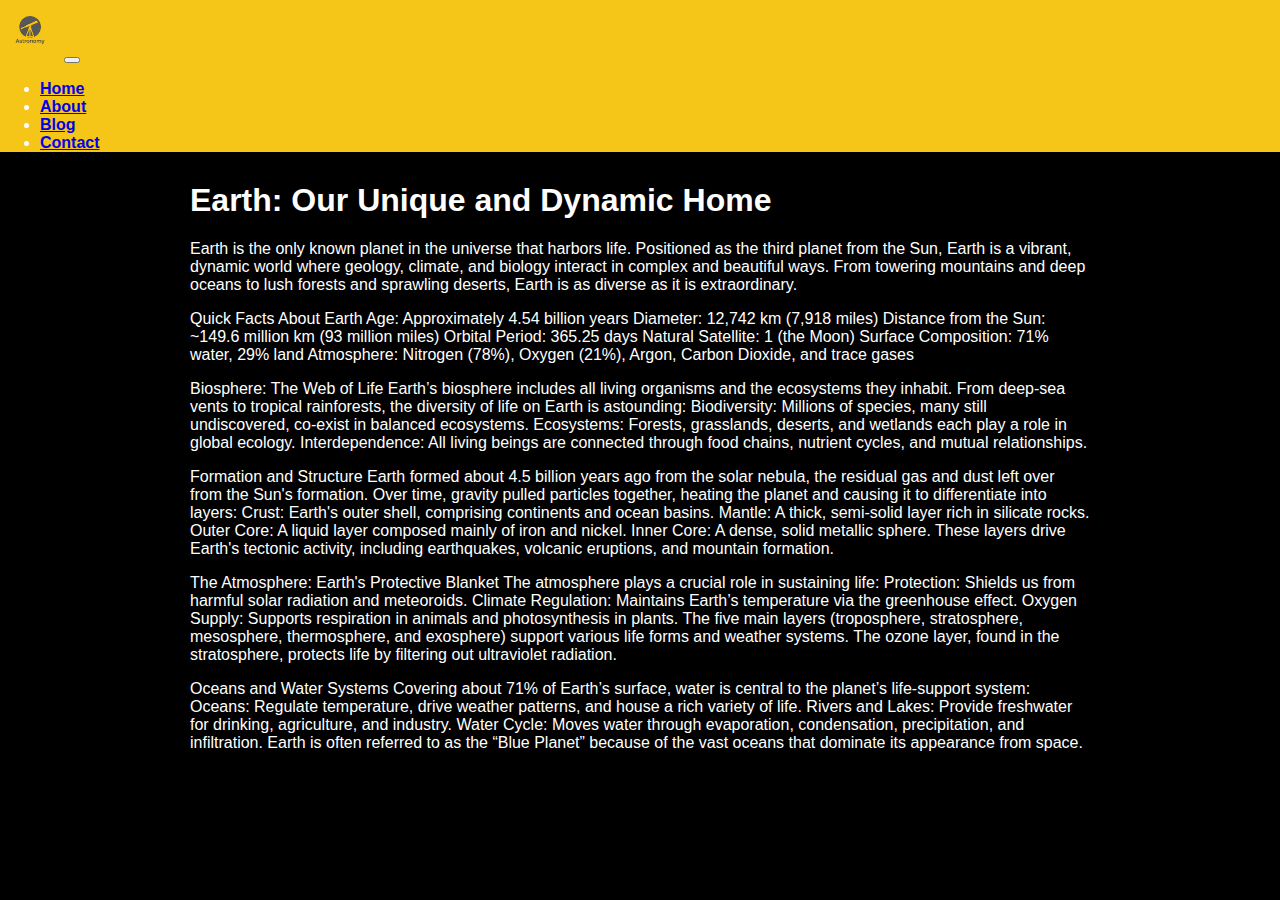
<file: earth.html>
<!DOCTYPE html>
<html lang="en">

<head>
    <meta charset="UTF-8">
    <title>Earth - Full Blog</title>
    <link rel="stylesheet" href="style.css" />
    <link rel="stylesheet" href="./style.css">

    <link href="https://cdn.jsdelivr.net/npm/bootstrap@5.3.6/dist/css/bootstrap.min.css" rel="stylesheet"
        integrity="sha384-4Q6Gf2aSP4eDXB8Miphtr37CMZZQ5oXLH2yaXMJ2w8e2ZtHTl7GptT4jmndRuHDT" crossorigin="anonymous">
</head>

<body>



    <nav class="navbar navbar-expand-lg navbar-light ">
        <div class="container-fluid">
            <a class="navbar-brand" href="./index.html">
                <a href="./index.html"><img src="./assets/banner/astronomyLogo.png" alt="img" style="width: 60px;"></a>
            </a>
            <button class="navbar-toggler" type="button" data-bs-toggle="collapse"
                data-bs-target="#navbarSupportedContent" aria-controls="navbarSupportedContent" aria-expanded="false"
                aria-label="Toggle navigation">
                <span class="navbar-toggler-icon"></span>
            </button>
            <div class="collapse navbar-collapse" id="navbarSupportedContent">
                <ul class="navbar-nav mx-auto mb-2 mb-lg-0">
                    <li class="nav-item">
                        <a class="nav-link " aria-current="page" href="./index.html">Home</a>
                    </li>
                    <li class="nav-item">
                        <a class="nav-link" href="./about.html">About</a>
                    </li>
                    <li class="nav-item">
                        <a class="nav-link" href="./blog.html">Blog</a>
                    </li>
                    <li class="nav-item">
                        <a class="nav-link" href="./contact.html" tabindex="-1" aria-disabled="true">Contact</a>
                    </li>
                </ul>
                <!-- <form class="d-flex">
                <input class="form-control me-2" type="search" placeholder="Search" aria-label="Search">
                <button class="btn btn-outline-success" type="submit">Search</button>
                 </form> -->
            </div>
        </div>
    </nav>

    <!-- Detailed Blog -->
    <section class="blog-section" style="flex-direction: column; text-align: left;">
        <div class="blog-image">
        </div>

        <div class="blog-text" style="max-width: 900px; margin: 30px auto;">
            <h1>Earth: Our Unique and Dynamic Home</h1>

            <p>
                Earth is the only known planet in the universe that harbors life. Positioned as the third planet from
                the Sun, Earth is a vibrant, dynamic world where geology, climate, and biology interact in complex and
                beautiful ways. From towering mountains and deep oceans to lush forests and sprawling deserts, Earth is
                as diverse as it is extraordinary.

            </p>

            <p>
                Quick Facts About Earth
                Age: Approximately 4.54 billion years

                Diameter: 12,742 km (7,918 miles)

                Distance from the Sun: ~149.6 million km (93 million miles)

                Orbital Period: 365.25 days

                Natural Satellite: 1 (the Moon)

                Surface Composition: 71% water, 29% land

                Atmosphere: Nitrogen (78%), Oxygen (21%), Argon, Carbon Dioxide, and trace gases
            </p>

            <p>

                Biosphere: The Web of Life
                Earth’s biosphere includes all living organisms and the ecosystems they inhabit. From deep-sea vents to
                tropical rainforests, the diversity of life on Earth is astounding:

                Biodiversity: Millions of species, many still undiscovered, co-exist in balanced ecosystems.

                Ecosystems: Forests, grasslands, deserts, and wetlands each play a role in global ecology.

                Interdependence: All living beings are connected through food chains, nutrient cycles, and mutual
                relationships.
            </p>

            <p>
                Formation and Structure
                Earth formed about 4.5 billion years ago from the solar nebula, the residual gas and dust left over from
                the Sun's formation. Over time, gravity pulled particles together, heating the planet and causing it to
                differentiate into layers:

                Crust: Earth's outer shell, comprising continents and ocean basins.

                Mantle: A thick, semi-solid layer rich in silicate rocks.

                Outer Core: A liquid layer composed mainly of iron and nickel.

                Inner Core: A dense, solid metallic sphere.

                These layers drive Earth's tectonic activity, including earthquakes, volcanic eruptions, and mountain
                formation.

            </p>
            <p>
                The Atmosphere: Earth's Protective Blanket
                The atmosphere plays a crucial role in sustaining life:

                Protection: Shields us from harmful solar radiation and meteoroids.

                Climate Regulation: Maintains Earth’s temperature via the greenhouse effect.

                Oxygen Supply: Supports respiration in animals and photosynthesis in plants.

                The five main layers (troposphere, stratosphere, mesosphere, thermosphere, and exosphere) support
                various life forms and weather systems. The ozone layer, found in the stratosphere, protects life by
                filtering out ultraviolet radiation.
            </p>

            <p>

                Oceans and Water Systems
                Covering about 71% of Earth’s surface, water is central to the planet’s life-support system:

                Oceans: Regulate temperature, drive weather patterns, and house a rich variety of life.

                Rivers and Lakes: Provide freshwater for drinking, agriculture, and industry.

                Water Cycle: Moves water through evaporation, condensation, precipitation, and infiltration.

                Earth is often referred to as the “Blue Planet” because of the vast oceans that dominate its appearance
                from space.

            </p>
        </div>
    </section>

</body>

<script src="https://cdn.jsdelivr.net/npm/bootstrap@5.3.6/dist/js/bootstrap.bundle.min.js"
    integrity="sha384-j1CDi7MgGQ12Z7Qab0qlWQ/Qqz24Gc6BM0thvEMVjHnfYGF0rmFCozFSxQBxwHKO"
    crossorigin="anonymous"></script>

</html>
</file>
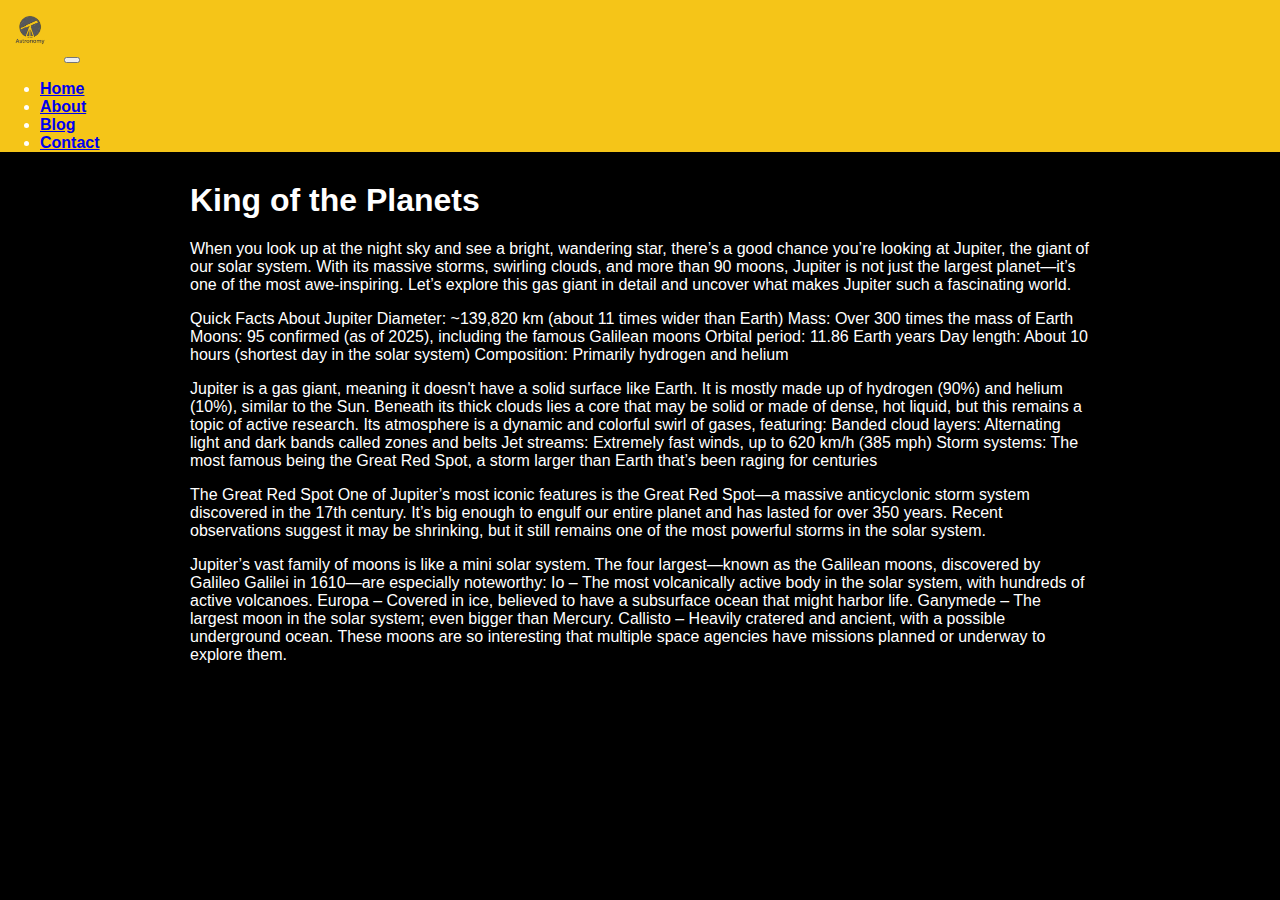
<file: Jupiter.html>
<!DOCTYPE html>
<html lang="en">

<head>
    <meta charset="UTF-8">
    <title>Jupiter - Full Blog</title>
    <link rel="stylesheet" href="style.css" />
    <link rel="stylesheet" href="./style.css">

    <link href="https://cdn.jsdelivr.net/npm/bootstrap@5.3.6/dist/css/bootstrap.min.css" rel="stylesheet"
        integrity="sha384-4Q6Gf2aSP4eDXB8Miphtr37CMZZQ5oXLH2yaXMJ2w8e2ZtHTl7GptT4jmndRuHDT" crossorigin="anonymous">
</head>

<body>


    <nav class="navbar navbar-expand-lg navbar-light ">
        <div class="container-fluid">
            <a class="navbar-brand" href="./index.html">
                <a href="./index.html"><img src="./assets/banner/astronomyLogo.png" alt="img" style="width: 60px;"></a>
            </a>
            <button class="navbar-toggler" type="button" data-bs-toggle="collapse"
                data-bs-target="#navbarSupportedContent" aria-controls="navbarSupportedContent" aria-expanded="false"
                aria-label="Toggle navigation">
                <span class="navbar-toggler-icon"></span>
            </button>
            <div class="collapse navbar-collapse" id="navbarSupportedContent">
                <ul class="navbar-nav mx-auto mb-2 mb-lg-0">
                    <li class="nav-item">
                        <a class="nav-link " aria-current="page" href="./index.html">Home</a>
                    </li>
                    <li class="nav-item">
                        <a class="nav-link" href="./about.html">About</a>
                    </li>
                    <li class="nav-item">
                        <a class="nav-link" href="./blog.html">Blog</a>
                    </li>
                    <li class="nav-item">
                        <a class="nav-link" href="./contact.html" tabindex="-1" aria-disabled="true">Contact</a>
                    </li>
                </ul>
                <!-- <form class="d-flex">
                <input class="form-control me-2" type="search" placeholder="Search" aria-label="Search">
                <button class="btn btn-outline-success" type="submit">Search</button>
                 </form> -->
            </div>
        </div>
    </nav>












    <!-- Detailed Blog -->
    <section class="blog-section" style="flex-direction: column; text-align: left;">
        <div class="blog-image">
        </div>

        <div class="blog-text" style="max-width: 900px; margin: 30px auto;">
            <h1>King of the Planets</h1>

            <p>
                When you look up at the night sky and see a bright, wandering star, there’s a good chance you’re looking
                at Jupiter, the giant of our solar system. With its massive storms, swirling clouds, and more than 90
                moons, Jupiter is not just the largest planet—it’s one of the most awe-inspiring.

                Let’s explore this gas giant in detail and uncover what makes Jupiter such a fascinating world.
            </p>

            <p>

                Quick Facts About Jupiter
                Diameter: ~139,820 km (about 11 times wider than Earth)

                Mass: Over 300 times the mass of Earth

                Moons: 95 confirmed (as of 2025), including the famous Galilean moons

                Orbital period: 11.86 Earth years

                Day length: About 10 hours (shortest day in the solar system)

                Composition: Primarily hydrogen and helium


            </p>

            <p>

                Jupiter is a gas giant, meaning it doesn't have a solid surface like Earth. It is mostly made up of
                hydrogen (90%) and helium (10%), similar to the Sun. Beneath its thick clouds lies a core that may be
                solid or made of dense, hot liquid, but this remains a topic of active research.

                Its atmosphere is a dynamic and colorful swirl of gases, featuring:

                Banded cloud layers: Alternating light and dark bands called zones and belts

                Jet streams: Extremely fast winds, up to 620 km/h (385 mph)

                Storm systems: The most famous being the Great Red Spot, a storm larger than Earth that’s been raging
                for centuries
            </p>



            <p>
                The Great Red Spot
                One of Jupiter’s most iconic features is the Great Red Spot—a massive anticyclonic storm system
                discovered in the 17th century. It’s big enough to engulf our entire planet and has lasted for over 350
                years. Recent observations suggest it may be shrinking, but it still remains one of the most powerful
                storms in the solar system.
            </p>

            <p>
                Jupiter’s vast family of moons is like a mini solar system. The four largest—known as the Galilean
                moons, discovered by Galileo Galilei in 1610—are especially noteworthy:

                Io – The most volcanically active body in the solar system, with hundreds of active volcanoes.

                Europa – Covered in ice, believed to have a subsurface ocean that might harbor life.

                Ganymede – The largest moon in the solar system; even bigger than Mercury.

                Callisto – Heavily cratered and ancient, with a possible underground ocean.

                These moons are so interesting that multiple space agencies have missions planned or underway to explore
                them.
            </p>
        </div>
    </section>

</body>

<script src="https://cdn.jsdelivr.net/npm/bootstrap@5.3.6/dist/js/bootstrap.bundle.min.js"
    integrity="sha384-j1CDi7MgGQ12Z7Qab0qlWQ/Qqz24Gc6BM0thvEMVjHnfYGF0rmFCozFSxQBxwHKO"
    crossorigin="anonymous"></script>

</html>
</file>
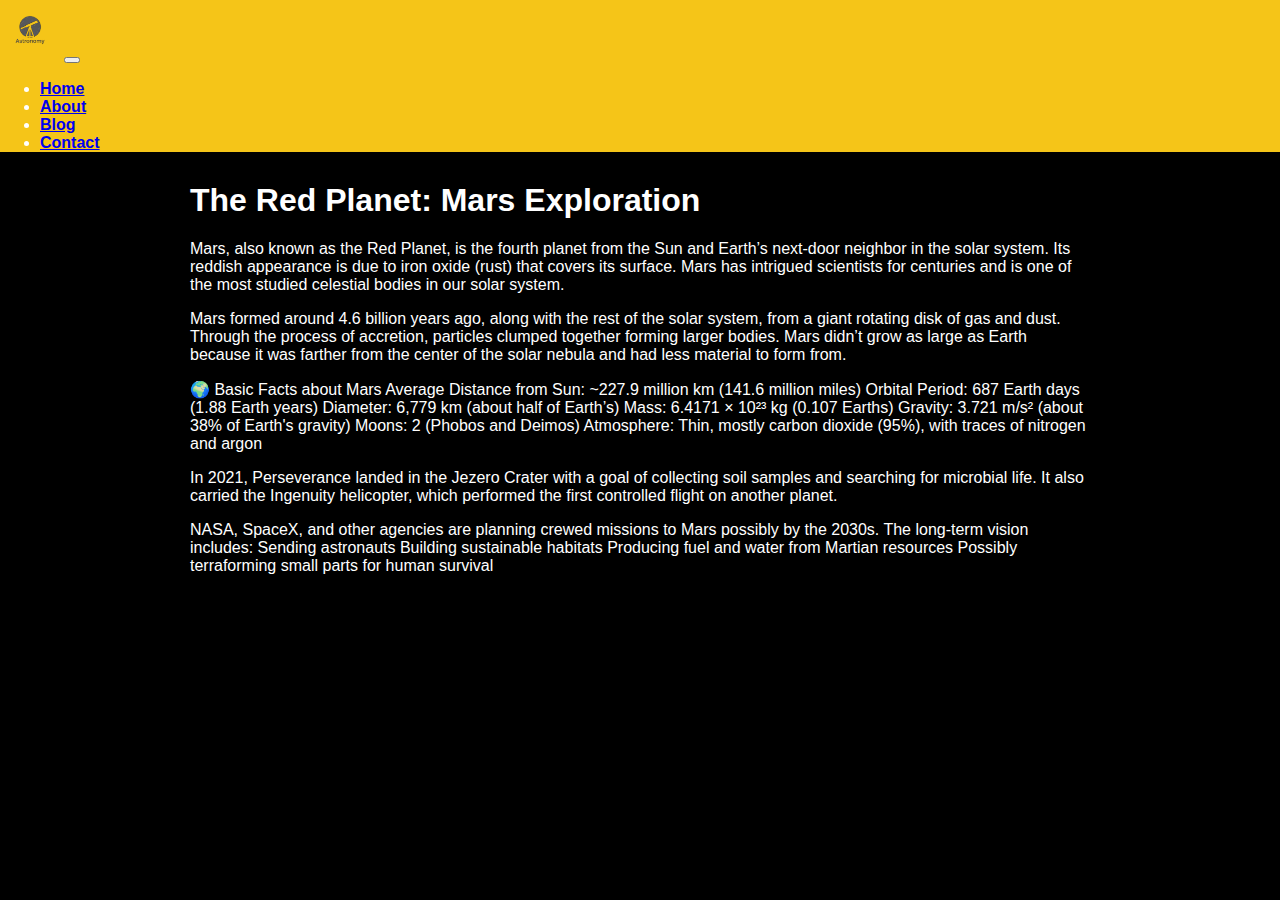
<file: mars.html>
<!DOCTYPE html>
<html lang="en">

<head>
    <meta charset="UTF-8">
    <title>Mars - Full Blog</title>
    <link rel="stylesheet" href="style.css">

    <link href="https://cdn.jsdelivr.net/npm/bootstrap@5.3.6/dist/css/bootstrap.min.css" rel="stylesheet"
        integrity="sha384-4Q6Gf2aSP4eDXB8Miphtr37CMZZQ5oXLH2yaXMJ2w8e2ZtHTl7GptT4jmndRuHDT" crossorigin="anonymous">
</head>

<body>



    <nav class="navbar navbar-expand-lg navbar-light ">
        <div class="container-fluid">
            <a class="navbar-brand" href="./index.html">
                <a href="./index.html"><img src="./assets/banner/astronomyLogo.png" alt="img" style="width: 60px;"></a>
            </a>
            <button class="navbar-toggler" type="button" data-bs-toggle="collapse"
                data-bs-target="#navbarSupportedContent" aria-controls="navbarSupportedContent" aria-expanded="false"
                aria-label="Toggle navigation">
                <span class="navbar-toggler-icon"></span>
            </button>
            <div class="collapse navbar-collapse" id="navbarSupportedContent">
                <ul class="navbar-nav mx-auto mb-2 mb-lg-0">
                    <li class="nav-item">
                        <a class="nav-link " aria-current="page" href="./index.html">Home</a>
                    </li>
                    <li class="nav-item">
                        <a class="nav-link" href="./about.html">About</a>
                    </li>
                    <li class="nav-item">
                        <a class="nav-link" href="./blog.html">Blog</a>
                    </li>
                    <li class="nav-item">
                        <a class="nav-link" href="./contact.html" tabindex="-1" aria-disabled="true">Contact</a>
                    </li>
                </ul>
                <!-- <form class="d-flex">
                <input class="form-control me-2" type="search" placeholder="Search" aria-label="Search">
                <button class="btn btn-outline-success" type="submit">Search</button>
                 </form> -->
            </div>
        </div>
    </nav>


    <!-- Detailed Blog -->
    <section class="blog-section" style="flex-direction: column; text-align: left;">
        <div class="blog-image">
        </div>

        <div class="blog-text" style="max-width: 900px; margin: 30px auto;">
            <h1>The Red Planet: Mars Exploration</h1>

            <p>
                Mars, also known as the Red Planet, is the fourth planet from the Sun and Earth’s next-door neighbor in
                the solar system. Its reddish appearance is due to iron oxide (rust) that covers its surface. Mars has
                intrigued scientists for centuries and is one of the most studied celestial bodies in our solar system.
            </p>

            <p>
                Mars formed around 4.6 billion years ago, along with the rest of the solar system, from a giant rotating
                disk of gas and dust. Through the process of accretion, particles clumped together forming larger
                bodies. Mars didn’t grow as large as Earth because it was farther from the center of the solar nebula
                and had less material to form from.
            </p>

            <p>
                🌍 Basic Facts about Mars
                Average Distance from Sun: ~227.9 million km (141.6 million miles)

                Orbital Period: 687 Earth days (1.88 Earth years)

                Diameter: 6,779 km (about half of Earth’s)

                Mass: 6.4171 × 10²³ kg (0.107 Earths)

                Gravity: 3.721 m/s² (about 38% of Earth's gravity)

                Moons: 2 (Phobos and Deimos)

                Atmosphere: Thin, mostly carbon dioxide (95%), with traces of nitrogen and argon
            </p>

            <p>
                In 2021, Perseverance landed in the Jezero Crater with a goal of collecting soil samples and
                searching for microbial life. It also carried the Ingenuity helicopter, which performed the
                first controlled flight on another planet.
            </p>

            <p>
                NASA, SpaceX, and other agencies are planning crewed missions to Mars possibly by the 2030s. The
                long-term vision includes:

                Sending astronauts

                Building sustainable habitats

                Producing fuel and water from Martian resources

                Possibly terraforming small parts for human survival
            </p>
        </div>
    </section>

</body>

<script src="https://cdn.jsdelivr.net/npm/bootstrap@5.3.6/dist/js/bootstrap.bundle.min.js"
    integrity="sha384-j1CDi7MgGQ12Z7Qab0qlWQ/Qqz24Gc6BM0thvEMVjHnfYGF0rmFCozFSxQBxwHKO"
    crossorigin="anonymous"></script>

</html>
</file>
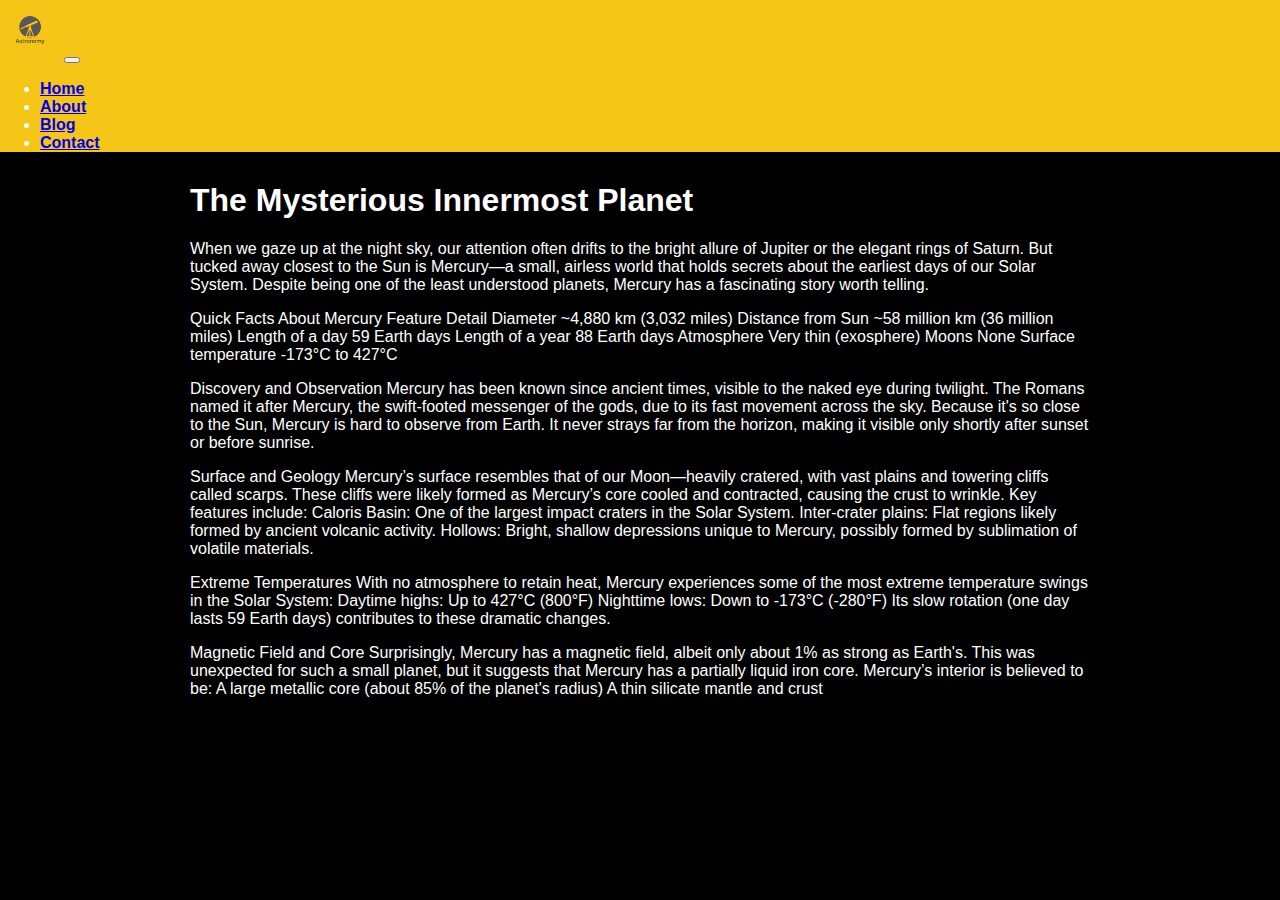
<file: mercury.html>
<!DOCTYPE html>
<html lang="en">

<head>
    <meta charset="UTF-8">
    <title>Mercury - Full Blog</title>
    <link rel="stylesheet" href="style.css" />

    <link href="https://cdn.jsdelivr.net/npm/bootstrap@5.3.6/dist/css/bootstrap.min.css" rel="stylesheet"
        integrity="sha384-4Q6Gf2aSP4eDXB8Miphtr37CMZZQ5oXLH2yaXMJ2w8e2ZtHTl7GptT4jmndRuHDT" crossorigin="anonymous">
</head>

<body>


    <nav class="navbar navbar-expand-lg navbar-light ">
        <div class="container-fluid">
            <a class="navbar-brand" href="./index.html">
                <a href="./index.html"><img src="./assets/banner/astronomyLogo.png" alt="img" style="width: 60px;"></a>
            </a>
            <button class="navbar-toggler" type="button" data-bs-toggle="collapse"
                data-bs-target="#navbarSupportedContent" aria-controls="navbarSupportedContent" aria-expanded="false"
                aria-label="Toggle navigation">
                <span class="navbar-toggler-icon"></span>
            </button>
            <div class="collapse navbar-collapse" id="navbarSupportedContent">
                <ul class="navbar-nav mx-auto mb-2 mb-lg-0">
                    <li class="nav-item">
                        <a class="nav-link " aria-current="page" href="./index.html">Home</a>
                    </li>
                    <li class="nav-item">
                        <a class="nav-link" href="./about.html">About</a>
                    </li>
                    <li class="nav-item">
                        <a class="nav-link" href="./blog.html">Blog</a>
                    </li>
                    <li class="nav-item">
                        <a class="nav-link" href="./contact.html" tabindex="-1" aria-disabled="true">Contact</a>
                    </li>
                </ul>
                <!-- <form class="d-flex">
                <input class="form-control me-2" type="search" placeholder="Search" aria-label="Search">
                <button class="btn btn-outline-success" type="submit">Search</button>
                 </form> -->
            </div>
        </div>
    </nav>


    <!-- Detailed Blog -->
    <section class="blog-section" style="flex-direction: column; text-align: left;">
        <div class="blog-image">
        </div>

        <div class="blog-text" style="max-width: 900px; margin: 30px auto;">
            <h1>The Mysterious Innermost Planet</h1>

            <p>
                When we gaze up at the night sky, our attention often drifts to the bright allure of Jupiter or the
                elegant rings of Saturn. But tucked away closest to the Sun is Mercury—a small, airless world that holds
                secrets about the earliest days of our Solar System. Despite being one of the least understood planets,
                Mercury has a fascinating story worth telling.
            </p>

            <p>
                Quick Facts About Mercury
                Feature Detail
                Diameter ~4,880 km (3,032 miles)
                Distance from Sun ~58 million km (36 million miles)
                Length of a day 59 Earth days
                Length of a year 88 Earth days
                Atmosphere Very thin (exosphere)
                Moons None
                Surface temperature -173°C to 427°C
            </p>

            <p>

                Discovery and Observation
                Mercury has been known since ancient times, visible to the naked eye during twilight. The Romans named
                it after Mercury, the swift-footed messenger of the gods, due to its fast movement across the sky.

                Because it's so close to the Sun, Mercury is hard to observe from Earth. It never strays far from the
                horizon, making it visible only shortly after sunset or before sunrise.

            </p>

            <p>
                Surface and Geology
                Mercury’s surface resembles that of our Moon—heavily cratered, with vast plains and towering cliffs
                called scarps. These cliffs were likely formed as Mercury’s core cooled and contracted, causing the
                crust to wrinkle.

                Key features include:

                Caloris Basin: One of the largest impact craters in the Solar System.

                Inter-crater plains: Flat regions likely formed by ancient volcanic activity.

                Hollows: Bright, shallow depressions unique to Mercury, possibly formed by sublimation of volatile
                materials.

            </p>

            <p>
                Extreme Temperatures
                With no atmosphere to retain heat, Mercury experiences some of the most extreme temperature swings in
                the Solar System:

                Daytime highs: Up to 427°C (800°F)

                Nighttime lows: Down to -173°C (-280°F)

                Its slow rotation (one day lasts 59 Earth days) contributes to these dramatic changes.


            </p>

            <p>

                Magnetic Field and Core
                Surprisingly, Mercury has a magnetic field, albeit only about 1% as strong as Earth's. This was
                unexpected for such a small planet, but it suggests that Mercury has a partially liquid iron core.

                Mercury’s interior is believed to be:

                A large metallic core (about 85% of the planet's radius)

                A thin silicate mantle and crust

            </p>
        </div>
    </section>

</body>

<script src="https://cdn.jsdelivr.net/npm/bootstrap@5.3.6/dist/js/bootstrap.bundle.min.js"
    integrity="sha384-j1CDi7MgGQ12Z7Qab0qlWQ/Qqz24Gc6BM0thvEMVjHnfYGF0rmFCozFSxQBxwHKO"
    crossorigin="anonymous"></script>

</html>
</file>
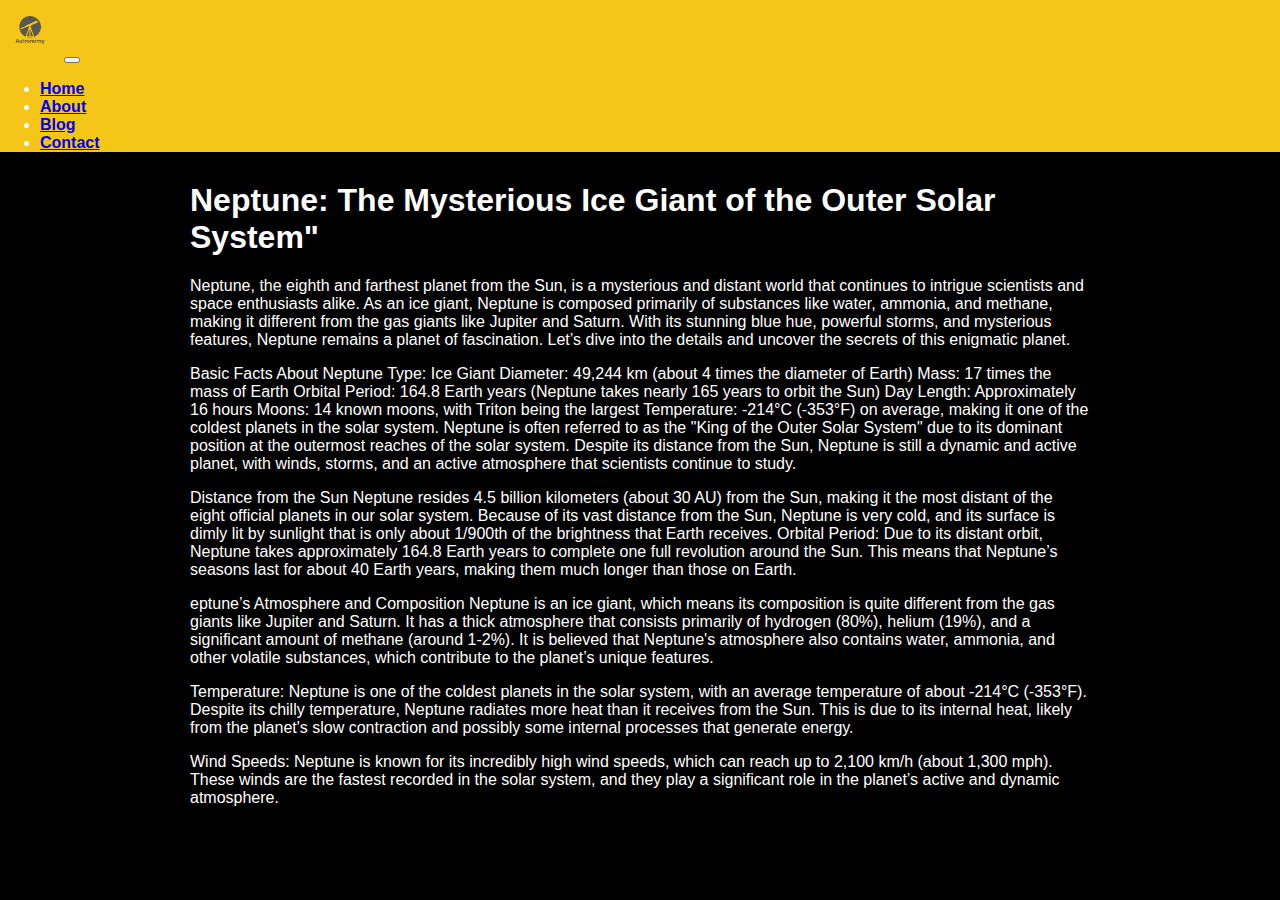
<file: neptune.html>
<!DOCTYPE html>
<html lang="en">

<head>
    <meta charset="UTF-8">
    <title>Neptune - Full Blog</title>
    <link rel="stylesheet" href="style.css">

    <link href="https://cdn.jsdelivr.net/npm/bootstrap@5.3.6/dist/css/bootstrap.min.css" rel="stylesheet"
        integrity="sha384-4Q6Gf2aSP4eDXB8Miphtr37CMZZQ5oXLH2yaXMJ2w8e2ZtHTl7GptT4jmndRuHDT" crossorigin="anonymous">
</head>

<body>


    <nav class="navbar navbar-expand-lg navbar-light ">
        <div class="container-fluid">
            <a class="navbar-brand" href="./index.html">
                <a href="./index.html"><img src="./assets/banner/astronomyLogo.png" alt="img" style="width: 60px;"></a>
            </a>
            <button class="navbar-toggler" type="button" data-bs-toggle="collapse"
                data-bs-target="#navbarSupportedContent" aria-controls="navbarSupportedContent" aria-expanded="false"
                aria-label="Toggle navigation">
                <span class="navbar-toggler-icon"></span>
            </button>
            <div class="collapse navbar-collapse" id="navbarSupportedContent">
                <ul class="navbar-nav mx-auto mb-2 mb-lg-0">
                    <li class="nav-item">
                        <a class="nav-link " aria-current="page" href="./index.html">Home</a>
                    </li>
                    <li class="nav-item">
                        <a class="nav-link" href="./about.html">About</a>
                    </li>
                    <li class="nav-item">
                        <a class="nav-link" href="./blog.html">Blog</a>
                    </li>
                    <li class="nav-item">
                        <a class="nav-link" href="./contact.html" tabindex="-1" aria-disabled="true">Contact</a>
                    </li>
                </ul>
                <!-- <form class="d-flex">
                <input class="form-control me-2" type="search" placeholder="Search" aria-label="Search">
                <button class="btn btn-outline-success" type="submit">Search</button>
                 </form> -->
            </div>
        </div>
    </nav>



    <!-- Detailed Blog -->
    <section class="blog-section" style="flex-direction: column; text-align: left;">
        <div class="blog-image">
        </div>

        <div class="blog-text" style="max-width: 900px; margin: 30px auto;">
            <h1>Neptune: The Mysterious Ice Giant of the Outer Solar System"</h1>

            <p>
                Neptune, the eighth and farthest planet from the Sun, is a mysterious and distant world that continues
                to intrigue scientists and space enthusiasts alike. As an ice giant, Neptune is composed primarily of
                substances like water, ammonia, and methane, making it different from the gas giants like Jupiter and
                Saturn. With its stunning blue hue, powerful storms, and mysterious features, Neptune remains a planet
                of fascination. Let’s dive into the details and uncover the secrets of this enigmatic planet.
            </p>

            <p>
                Basic Facts About Neptune
                Type: Ice Giant

                Diameter: 49,244 km (about 4 times the diameter of Earth)

                Mass: 17 times the mass of Earth

                Orbital Period: 164.8 Earth years (Neptune takes nearly 165 years to orbit the Sun)

                Day Length: Approximately 16 hours

                Moons: 14 known moons, with Triton being the largest

                Temperature: -214°C (-353°F) on average, making it one of the coldest planets in the solar system.

                Neptune is often referred to as the "King of the Outer Solar System" due to its dominant position at the
                outermost reaches of the solar system. Despite its distance from the Sun, Neptune is still a dynamic and
                active planet, with winds, storms, and an active atmosphere that scientists continue to study.


            </p>

            <p>
                Distance from the Sun
                Neptune resides 4.5 billion kilometers (about 30 AU) from the Sun, making it the most distant of the
                eight official planets in our solar system. Because of its vast distance from the Sun, Neptune is very
                cold, and its surface is dimly lit by sunlight that is only about 1/900th of the brightness that Earth
                receives.

                Orbital Period: Due to its distant orbit, Neptune takes approximately 164.8 Earth years to complete one
                full revolution around the Sun. This means that Neptune’s seasons last for about 40 Earth years, making
                them much longer than those on Earth.
            </p>

            <p>
                eptune’s Atmosphere and Composition
                Neptune is an ice giant, which means its composition is quite different from the gas giants like Jupiter
                and Saturn. It has a thick atmosphere that consists primarily of hydrogen (80%), helium (19%), and a
                significant amount of methane (around 1-2%). It is believed that Neptune's atmosphere also contains
                water, ammonia, and other volatile substances, which contribute to the planet’s unique features.
            </p>

            <p>
                Temperature:
                Neptune is one of the coldest planets in the solar system, with an average temperature of about -214°C
                (-353°F). Despite its chilly temperature, Neptune radiates more heat than it receives from the Sun. This
                is due to its internal heat, likely from the planet's slow contraction and possibly some internal
                processes that generate energy.
            </p>

            <p>
                Wind Speeds:
                Neptune is known for its incredibly high wind speeds, which can reach up to 2,100 km/h (about 1,300
                mph). These winds are the fastest recorded in the solar system, and they play a significant role in the
                planet’s active and dynamic atmosphere.
            </p>
        </div>
    </section>

</body>

<script src="https://cdn.jsdelivr.net/npm/bootstrap@5.3.6/dist/js/bootstrap.bundle.min.js"
    integrity="sha384-j1CDi7MgGQ12Z7Qab0qlWQ/Qqz24Gc6BM0thvEMVjHnfYGF0rmFCozFSxQBxwHKO"
    crossorigin="anonymous"></script>

</html>
</file>
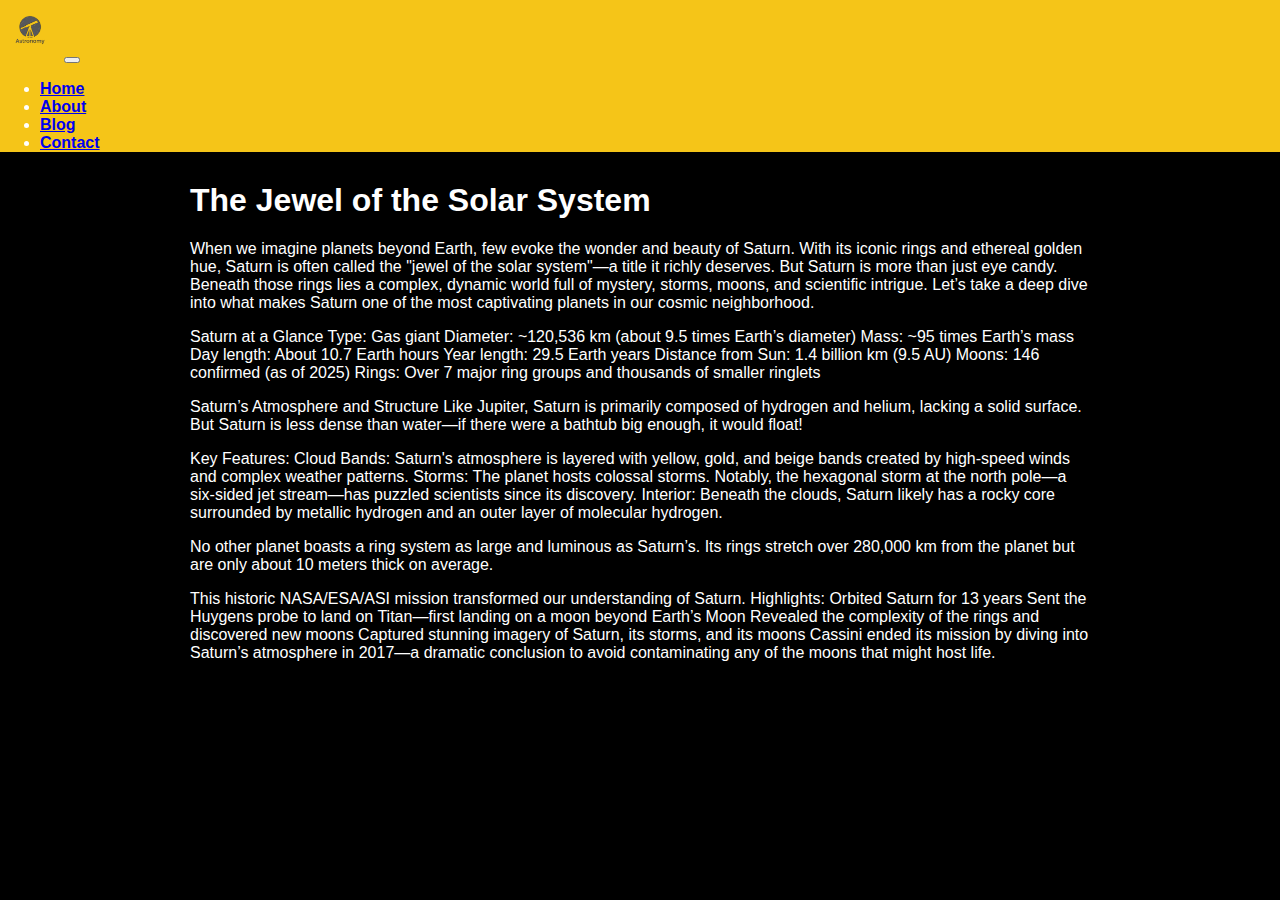
<file: saturn.html>
<!DOCTYPE html>
<html lang="en">

<head>
    <meta charset="UTF-8">
    <title>Saturn - Full Blog</title>
    <link rel="stylesheet" href="style.css" />


    <link href="https://cdn.jsdelivr.net/npm/bootstrap@5.3.6/dist/css/bootstrap.min.css" rel="stylesheet"
        integrity="sha384-4Q6Gf2aSP4eDXB8Miphtr37CMZZQ5oXLH2yaXMJ2w8e2ZtHTl7GptT4jmndRuHDT" crossorigin="anonymous">
</head>

<body>


    <nav class="navbar navbar-expand-lg navbar-light ">
        <div class="container-fluid">
            <a class="navbar-brand" href="./index.html">
                <a href="./index.html"><img src="./assets/banner/astronomyLogo.png" alt="img" style="width: 60px;"></a>
            </a>
            <button class="navbar-toggler" type="button" data-bs-toggle="collapse"
                data-bs-target="#navbarSupportedContent" aria-controls="navbarSupportedContent" aria-expanded="false"
                aria-label="Toggle navigation">
                <span class="navbar-toggler-icon"></span>
            </button>
            <div class="collapse navbar-collapse" id="navbarSupportedContent">
                <ul class="navbar-nav mx-auto mb-2 mb-lg-0">
                    <li class="nav-item">
                        <a class="nav-link " aria-current="page" href="./index.html">Home</a>
                    </li>
                    <li class="nav-item">
                        <a class="nav-link" href="./about.html">About</a>
                    </li>
                    <li class="nav-item">
                        <a class="nav-link" href="./blog.html">Blog</a>
                    </li>
                    <li class="nav-item">
                        <a class="nav-link" href="./contact.html" tabindex="-1" aria-disabled="true">Contact</a>
                    </li>
                </ul>
                <!-- <form class="d-flex">
                <input class="form-control me-2" type="search" placeholder="Search" aria-label="Search">
                <button class="btn btn-outline-success" type="submit">Search</button>
                 </form> -->
            </div>
        </div>
    </nav>





    <!-- Detailed Blog -->
    <section class="blog-section" style="flex-direction: column; text-align: left;">
        <div class="blog-image">
        </div>

        <div class="blog-text" style="max-width: 900px; margin: 30px auto;">
            <h1>The Jewel of the Solar System</h1>

            <p>
                When we imagine planets beyond Earth, few evoke the wonder and beauty of Saturn. With its iconic rings
                and ethereal golden hue, Saturn is often called the "jewel of the solar system"—a title it richly
                deserves. But Saturn is more than just eye candy. Beneath those rings lies a complex, dynamic world full
                of mystery, storms, moons, and scientific intrigue.

                Let’s take a deep dive into what makes Saturn one of the most captivating planets in our cosmic
                neighborhood.


            </p>

            <p>

                Saturn at a Glance
                Type: Gas giant

                Diameter: ~120,536 km (about 9.5 times Earth’s diameter)

                Mass: ~95 times Earth’s mass

                Day length: About 10.7 Earth hours

                Year length: 29.5 Earth years

                Distance from Sun: 1.4 billion km (9.5 AU)

                Moons: 146 confirmed (as of 2025)

                Rings: Over 7 major ring groups and thousands of smaller ringlets



            </p>

            <p>


                Saturn’s Atmosphere and Structure
                Like Jupiter, Saturn is primarily composed of hydrogen and helium, lacking a solid surface. But Saturn
                is less dense than water—if there were a bathtub big enough, it would float!
            </p>

            <p>
                Key Features:
                Cloud Bands: Saturn's atmosphere is layered with yellow, gold, and beige bands created by high-speed
                winds and complex weather patterns.

                Storms: The planet hosts colossal storms. Notably, the hexagonal storm at the north pole—a six-sided jet
                stream—has puzzled scientists since its discovery.

                Interior: Beneath the clouds, Saturn likely has a rocky core surrounded by metallic hydrogen and an
                outer layer of molecular hydrogen.
            </p>

            <p>
                No other planet boasts a ring system as large and luminous as Saturn’s. Its rings stretch over 280,000
                km from the planet but are only about 10 meters thick on average.
            </p>

            <p>
                This historic NASA/ESA/ASI mission transformed our understanding of Saturn.

                Highlights:
                Orbited Saturn for 13 years

                Sent the Huygens probe to land on Titan—first landing on a moon beyond Earth’s Moon

                Revealed the complexity of the rings and discovered new moons

                Captured stunning imagery of Saturn, its storms, and its moons

                Cassini ended its mission by diving into Saturn’s atmosphere in 2017—a dramatic conclusion to avoid
                contaminating any of the moons that might host life.
            </p>
        </div>
    </section>

</body>

<script src="https://cdn.jsdelivr.net/npm/bootstrap@5.3.6/dist/js/bootstrap.bundle.min.js"
    integrity="sha384-j1CDi7MgGQ12Z7Qab0qlWQ/Qqz24Gc6BM0thvEMVjHnfYGF0rmFCozFSxQBxwHKO"
    crossorigin="anonymous"></script>

</html>
</file>
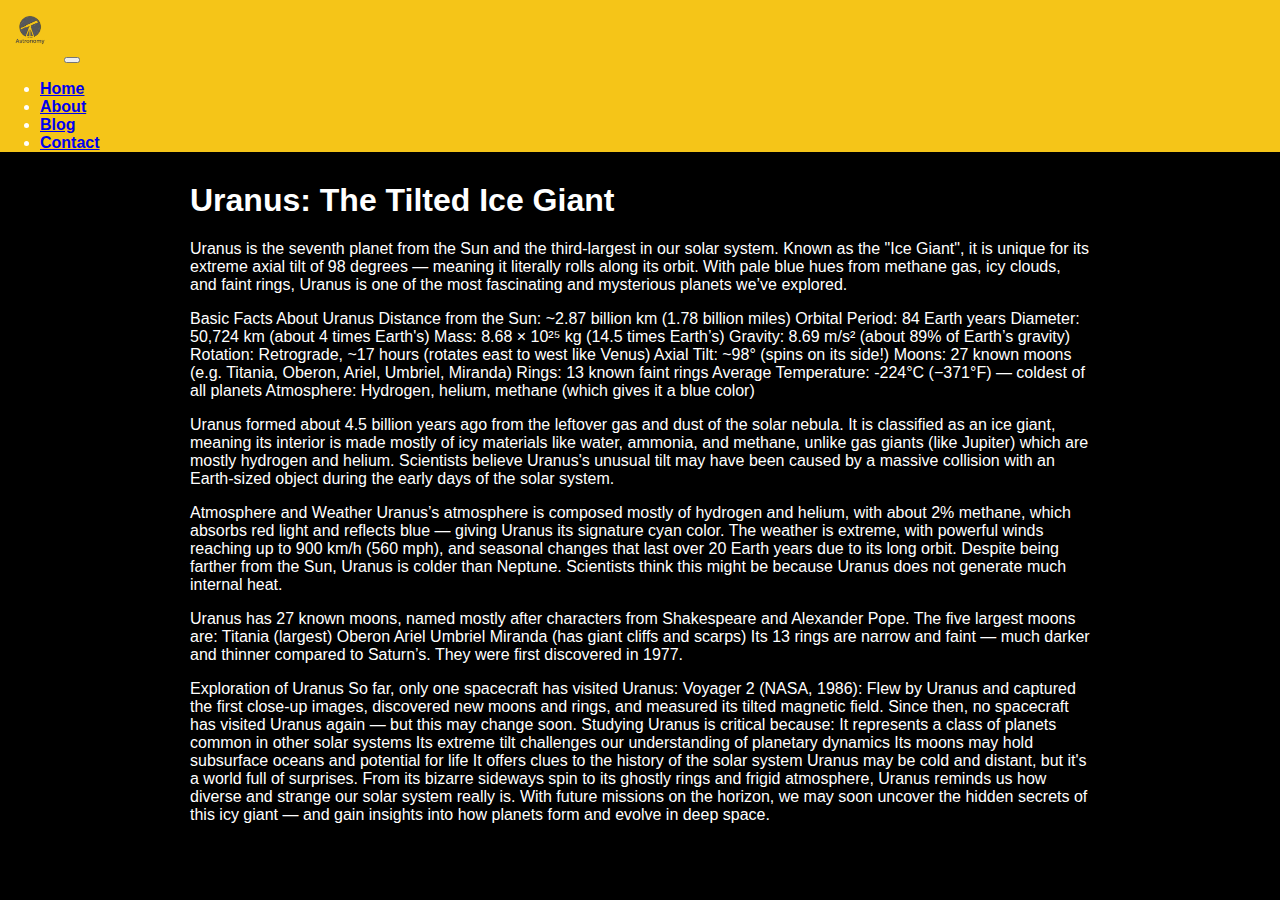
<file: uranus.html>
<!DOCTYPE html>
<html lang="en">

<head>
    <meta charset="UTF-8">
    <title>Uranus - Full Blog</title>
    <link rel="stylesheet" href="style.css" />

    <link href="https://cdn.jsdelivr.net/npm/bootstrap@5.3.6/dist/css/bootstrap.min.css" rel="stylesheet"
        integrity="sha384-4Q6Gf2aSP4eDXB8Miphtr37CMZZQ5oXLH2yaXMJ2w8e2ZtHTl7GptT4jmndRuHDT" crossorigin="anonymous">
</head>

<body>



    <nav class="navbar navbar-expand-lg navbar-light ">
        <div class="container-fluid">
            <a class="navbar-brand" href="./index.html">
                <a href="./index.html"><img src="./assets/banner/astronomyLogo.png" alt="img" style="width: 60px;"></a>
            </a>
            <button class="navbar-toggler" type="button" data-bs-toggle="collapse"
                data-bs-target="#navbarSupportedContent" aria-controls="navbarSupportedContent" aria-expanded="false"
                aria-label="Toggle navigation">
                <span class="navbar-toggler-icon"></span>
            </button>
            <div class="collapse navbar-collapse" id="navbarSupportedContent">
                <ul class="navbar-nav mx-auto mb-2 mb-lg-0">
                    <li class="nav-item">
                        <a class="nav-link " aria-current="page" href="./index.html">Home</a>
                    </li>
                    <li class="nav-item">
                        <a class="nav-link" href="./about.html">About</a>
                    </li>
                    <li class="nav-item">
                        <a class="nav-link" href="./blog.html">Blog</a>
                    </li>
                    <li class="nav-item">
                        <a class="nav-link" href="./contact.html" tabindex="-1" aria-disabled="true">Contact</a>
                    </li>
                </ul>
                <!-- <form class="d-flex">
                <input class="form-control me-2" type="search" placeholder="Search" aria-label="Search">
                <button class="btn btn-outline-success" type="submit">Search</button>
                 </form> -->
            </div>
        </div>
    </nav>

    <!-- Venus Full Blog -->
    <section class="blog-section" style="flex-direction: column; text-align: left;">
        <div class="blog-image">

        </div>

        <div class="blog-text" style="max-width: 900px; margin: 30px auto;">
            <h1>Uranus: The Tilted Ice Giant</h1>

            <p>
                Uranus is the seventh planet from the Sun and the third-largest in our solar system. Known as the "Ice
                Giant", it is unique for its extreme axial tilt of 98 degrees — meaning it literally rolls along its
                orbit. With pale blue hues from methane gas, icy clouds, and faint rings, Uranus is one of the most
                fascinating and mysterious planets we’ve explored.
            </p>


            <p>

                Basic Facts About Uranus
                Distance from the Sun: ~2.87 billion km (1.78 billion miles)

                Orbital Period: 84 Earth years

                Diameter: 50,724 km (about 4 times Earth's)

                Mass: 8.68 × 10²⁵ kg (14.5 times Earth’s)

                Gravity: 8.69 m/s² (about 89% of Earth’s gravity)

                Rotation: Retrograde, ~17 hours (rotates east to west like Venus)

                Axial Tilt: ~98° (spins on its side!)

                Moons: 27 known moons (e.g. Titania, Oberon, Ariel, Umbriel, Miranda)

                Rings: 13 known faint rings

                Average Temperature: -224°C (−371°F) — coldest of all planets

                Atmosphere: Hydrogen, helium, methane (which gives it a blue color)

            </p>


            <p>

                Uranus formed about 4.5 billion years ago from the leftover gas and dust of the solar nebula. It is
                classified as an ice giant, meaning its interior is made mostly of icy materials like water, ammonia,
                and methane, unlike gas giants (like Jupiter) which are mostly hydrogen and helium.

                Scientists believe Uranus's unusual tilt may have been caused by a massive collision with an Earth-sized
                object during the early days of the solar system.
            </p>

            <p>
                Atmosphere and Weather
                Uranus’s atmosphere is composed mostly of hydrogen and helium, with about 2% methane, which absorbs red
                light and reflects blue — giving Uranus its signature cyan color.

                The weather is extreme, with powerful winds reaching up to 900 km/h (560 mph), and seasonal changes that
                last over 20 Earth years due to its long orbit.

                Despite being farther from the Sun, Uranus is colder than Neptune. Scientists think this might be
                because Uranus does not generate much internal heat.

            </p>


            <p>
                Uranus has 27 known moons, named mostly after characters from Shakespeare and Alexander Pope. The five
                largest moons are:

                Titania (largest)

                Oberon

                Ariel

                Umbriel

                Miranda (has giant cliffs and scarps)

                Its 13 rings are narrow and faint — much darker and thinner compared to Saturn’s. They were first
                discovered in 1977.


            </p>

            <p> Exploration of Uranus
                So far, only one spacecraft has visited Uranus:

                Voyager 2 (NASA, 1986): Flew by Uranus and captured the first close-up images, discovered new moons and
                rings, and measured its tilted magnetic field.

                Since then, no spacecraft has visited Uranus again — but this may change soon.


                Studying Uranus is critical because:

                It represents a class of planets common in other solar systems

                Its extreme tilt challenges our understanding of planetary dynamics

                Its moons may hold subsurface oceans and potential for life

                It offers clues to the history of the solar system


                Uranus may be cold and distant, but it's a world full of surprises. From its bizarre sideways spin to
                its ghostly rings and frigid atmosphere, Uranus reminds us how diverse and strange our solar system
                really is. With future missions on the horizon, we may soon uncover the hidden secrets of this icy giant
                — and gain insights into how planets form and evolve in deep space.

            </p>

        </div>
    </section>

</body>

<script src="https://cdn.jsdelivr.net/npm/bootstrap@5.3.6/dist/js/bootstrap.bundle.min.js"
    integrity="sha384-j1CDi7MgGQ12Z7Qab0qlWQ/Qqz24Gc6BM0thvEMVjHnfYGF0rmFCozFSxQBxwHKO"
    crossorigin="anonymous"></script>

</html>
</file>
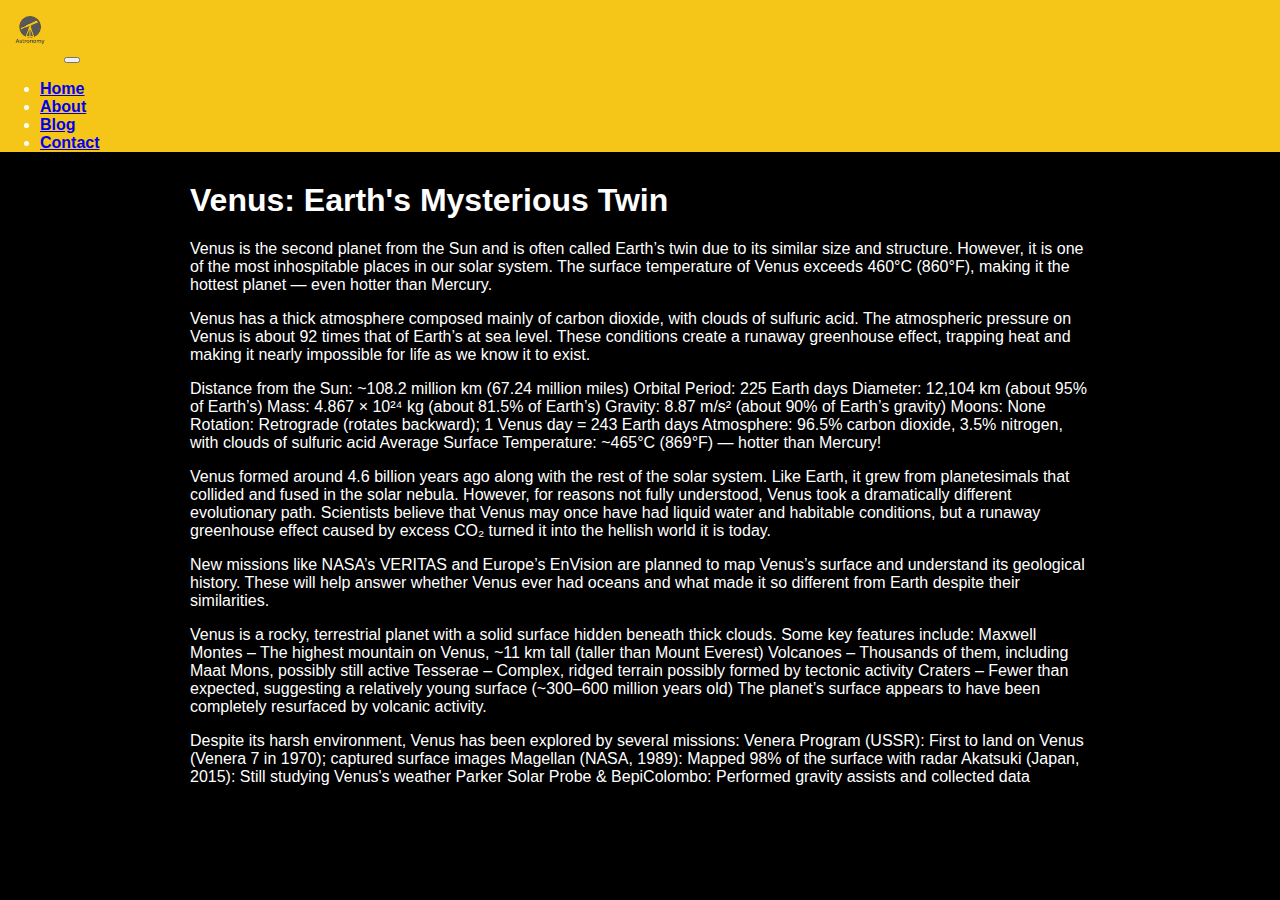
<file: venus.html>
<!DOCTYPE html>
<html lang="en">

<head>
    <meta charset="UTF-8">
    <title>Venus - Full Blog</title>
    <link rel="stylesheet" href="style.css" />

    <link href="https://cdn.jsdelivr.net/npm/bootstrap@5.3.6/dist/css/bootstrap.min.css" rel="stylesheet"
        integrity="sha384-4Q6Gf2aSP4eDXB8Miphtr37CMZZQ5oXLH2yaXMJ2w8e2ZtHTl7GptT4jmndRuHDT" crossorigin="anonymous">

</head>

<body>


    <nav class="navbar navbar-expand-lg navbar-light ">
        <div class="container-fluid">
            <a class="navbar-brand" href="./index.html">
                <a href="./index.html"><img src="./assets/banner/astronomyLogo.png" alt="img" style="width: 60px;"></a>
            </a>
            <button class="navbar-toggler" type="button" data-bs-toggle="collapse"
                data-bs-target="#navbarSupportedContent" aria-controls="navbarSupportedContent" aria-expanded="false"
                aria-label="Toggle navigation">
                <span class="navbar-toggler-icon"></span>
            </button>
            <div class="collapse navbar-collapse" id="navbarSupportedContent">
                <ul class="navbar-nav mx-auto mb-2 mb-lg-0">
                    <li class="nav-item">
                        <a class="nav-link " aria-current="page" href="./index.html">Home</a>
                    </li>
                    <li class="nav-item">
                        <a class="nav-link" href="./about.html">About</a>
                    </li>
                    <li class="nav-item">
                        <a class="nav-link" href="./blog.html">Blog</a>
                    </li>
                    <li class="nav-item">
                        <a class="nav-link" href="./contact.html" tabindex="-1" aria-disabled="true">Contact</a>
                    </li>
                </ul>
                <!-- <form class="d-flex">
                <input class="form-control me-2" type="search" placeholder="Search" aria-label="Search">
                <button class="btn btn-outline-success" type="submit">Search</button>
                 </form> -->
            </div>
        </div>
    </nav>

    <!-- Venus Full Blog -->
    <section class="blog-section" style="flex-direction: column; text-align: left;">
        <div class="blog-image">

        </div>

        <div class="blog-text" style="max-width: 900px; margin: 30px auto;">
            <h1>Venus: Earth's Mysterious Twin</h1>

            <p>
                Venus is the second planet from the Sun and is often called Earth’s twin due to its similar size and
                structure.
                However, it is one of the most inhospitable places in our solar system. The surface temperature of Venus
                exceeds 460°C (860°F), making it the hottest planet — even hotter than Mercury.
            </p>

            <p>
                Venus has a thick atmosphere composed mainly of carbon dioxide, with clouds of sulfuric acid. The
                atmospheric
                pressure on Venus is about 92 times that of Earth’s at sea level. These conditions create a runaway
                greenhouse
                effect, trapping heat and making it nearly impossible for life as we know it to exist.
            </p>

            Distance from the Sun: ~108.2 million km (67.24 million miles)

            Orbital Period: 225 Earth days

            Diameter: 12,104 km (about 95% of Earth’s)

            Mass: 4.867 × 10²⁴ kg (about 81.5% of Earth’s)

            Gravity: 8.87 m/s² (about 90% of Earth’s gravity)

            Moons: None

            Rotation: Retrograde (rotates backward); 1 Venus day = 243 Earth days

            Atmosphere: 96.5% carbon dioxide, 3.5% nitrogen, with clouds of sulfuric acid

            Average Surface Temperature: ~465°C (869°F) — hotter than Mercury!


            <p>
                Venus formed around 4.6 billion years ago along with the rest of the solar system. Like Earth, it grew
                from planetesimals that collided and fused in the solar nebula. However, for reasons not fully
                understood, Venus took a dramatically different evolutionary path.

                Scientists believe that Venus may once have had liquid water and habitable conditions, but a runaway
                greenhouse effect caused by excess CO₂ turned it into the hellish world it is today.
            </p>

            <p>
                New missions like NASA’s VERITAS and Europe’s EnVision are planned to map Venus’s surface and understand
                its geological history. These will help answer whether Venus ever had oceans and what made it so
                different
                from Earth despite their similarities.
            </p>

            <p>

                Venus is a rocky, terrestrial planet with a solid surface hidden beneath thick clouds. Some key features
                include:

                Maxwell Montes – The highest mountain on Venus, ~11 km tall (taller than Mount Everest)

                Volcanoes – Thousands of them, including Maat Mons, possibly still active

                Tesserae – Complex, ridged terrain possibly formed by tectonic activity

                Craters – Fewer than expected, suggesting a relatively young surface (~300–600 million years old)

                The planet’s surface appears to have been completely resurfaced by volcanic activity.
            </p>

            <p>
                Despite its harsh environment, Venus has been explored by several missions:

                Venera Program (USSR): First to land on Venus (Venera 7 in 1970); captured surface images

                Magellan (NASA, 1989): Mapped 98% of the surface with radar

                Akatsuki (Japan, 2015): Still studying Venus's weather

                Parker Solar Probe & BepiColombo: Performed gravity assists and collected data
            </p>
        </div>
    </section>

</body>

<script src="https://cdn.jsdelivr.net/npm/bootstrap@5.3.6/dist/js/bootstrap.bundle.min.js"
    integrity="sha384-j1CDi7MgGQ12Z7Qab0qlWQ/Qqz24Gc6BM0thvEMVjHnfYGF0rmFCozFSxQBxwHKO"
    crossorigin="anonymous"></script>

</html>
</file>
<file: style.css>
.navbar {
  background-color: #f5c518;
  font-weight: bold;
}

/* .navbar :hover {
  color: white;
} */

.card {
  border: 1px solid red;
  box-shadow: 0rem 0rem 1rem 1rem;
}

.card-title {
  color: #f5c518;
}

.card-body p {
  color: #e8d8b8;
}

.card-body a {
  background-color: #f5c518;
  color: #121212;
}

.carousel-item {
  width: 100%;
  height: 75vh;
  background: linear-gradient(rgb(112, 86, 86, 0.501), rgb(132, 94, 94)), url(./assets/banner/contactBanner.jpg);
  background-position: center;
  background-size: cover;
}

.heading {

  display: flex;
  justify-content: center;
  align-items: center;
  text-align: center;
}

.form {
  display: flex;
  justify-content: center;
  align-items: center;
}

.contents {
  width: 400px;
  padding: 40px;
  border: 5px solid red;
  /* display: flex; */
  justify-content: center;
  align-items: center;
  background-color: white;
  margin-top: 20px;
}

/* ====VIDEO====== */

.video-container {
  max-width: 100%;
  width: 100vw;
  height: 70vh;
  overflow: hidden;
  position: relative;
  background: #000;
  box-shadow: 0 8px 24px rgb(0 0 0 / 0.6);
  border-radius: 0.5rem;
}

video {
  width: 100%;
  height: 100%;
  object-fit: cover;
  display: block;
  border-radius: 0.5rem;
}

.overlay-text {
  position: absolute;
  top: 1rem;
  left: 1rem;
  z-index: 10;
  color: #fff;
  text-shadow: 1px 1px 4px rgba(0, 0, 0, 0.7);
}

.social-media {
  color: black;
}

.social-media a :hover {
  color: white;
}

/* ======ABOUT======== */

body {
  font-family: 'Segoe UI', sans-serif;
  background-color: black;
  color: white;
}

.hero {
  height: 90vh;
  display: flex;
  align-items: center;
  justify-content: center;
  text-align: center;
  color: white;
  animation: fadeIn 3s ease;
}

.hero h1 {
  font-size: 4rem;
  font-weight: bold;
  text-shadow: 2px 2px 10px #000;
  color: #f5c518;
}

/* .hero p {
    color: #ccac6f;
}

.container h2{
    color: #f5c518;
}

.container p {
    color: #e8d8b8;
}

.container h3{
    color: #f5c518;
} */

@keyframes fadeIn {
  from {
    opacity: 0;
  }

  to {
    opacity: 1;
  }
}

.section {
  padding: 4rem 2rem;
}

.section img {
  border-radius: 10px;
  margin-bottom: 1rem;
}

footer {
  background-color: #050618;
  padding: 2rem 0;
  color: #aaa;
  text-align: center;
}

/* =======BLOG SEACTION======== */




/* .navbar {
  background-color: #f5c518; 
  /* font-weight: bold;
} */

body {
  margin: 0;
  font-family: 'Segoe UI', Tahoma, Geneva, Verdana, sans-serif;
  /* background-color: #0b0c2a; */
  color: #fff;
}

.planet-row {
  display: flex;
  justify-content: space-around; /* Space between items */
  padding: 50px;
  background-color: rgba(0, 0, 0, 0.945);
  gap: 30px;
}

.planet-section {

  border-radius: 15px;
  padding: 20px;
  width: 45%;
  /* Set the width of each block */
  display: flex;
  flex-direction: row;
  align-items: center;

}

.content {
  max-width: 250px;
  margin-right: 20px;
}

.content h1 {
  font-size: 1.8em;
  color: #ffd700;
}

.content p {
  font-size: 1em;
  line-height: 1.4;
  color: #e8d8b8;
}

.discover-btn {
  margin-top: 15px;
  padding: 8px 20px;
  background-color: #ffd700;
  border: none;
  border-radius: 5px;
  color: #000;
  /* font-weight: bold; */
  cursor: pointer;
  transition: 0.3s;
}

.discover-btn:hover {
  background-color: red;
  color: white;
}

.image img {
  width: 200px;
  height: 200px;
  border-radius: 10px;
  box-shadow: 0 0 10px #ffd700;
}
</file>
